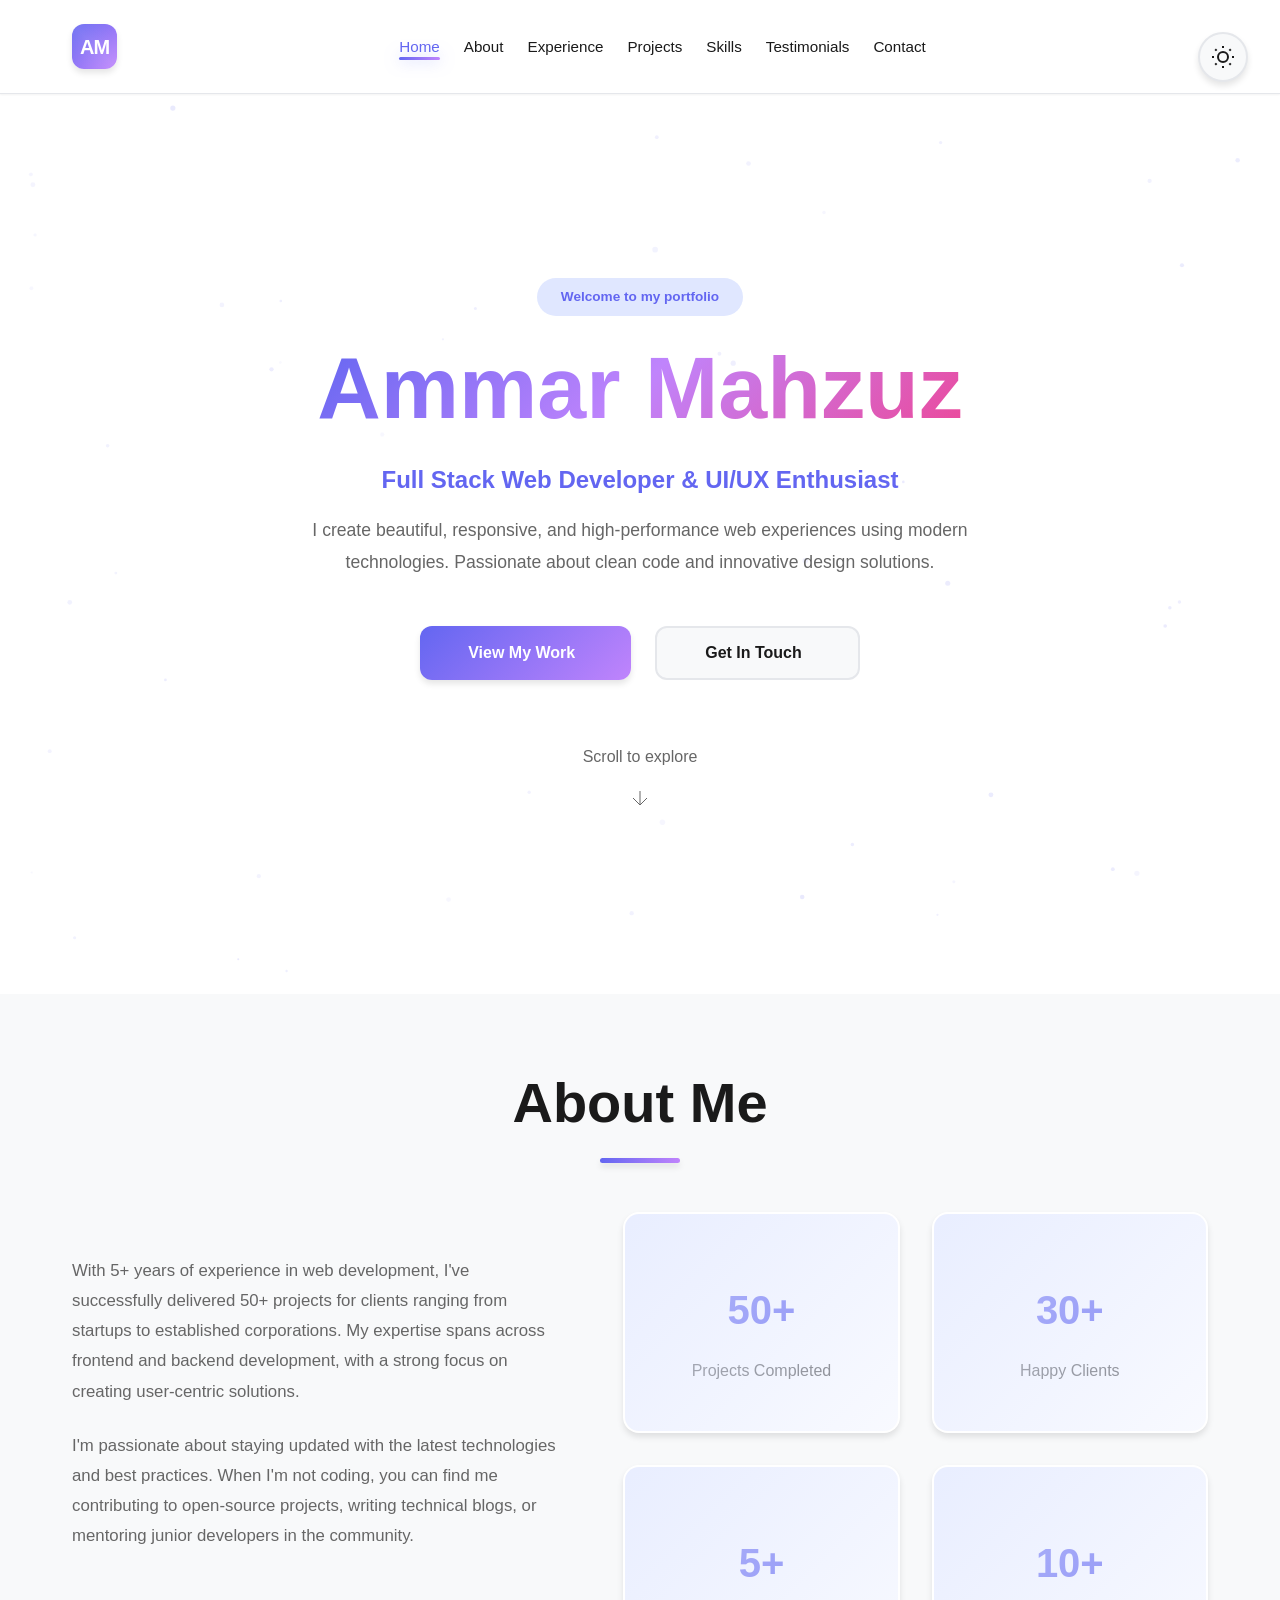
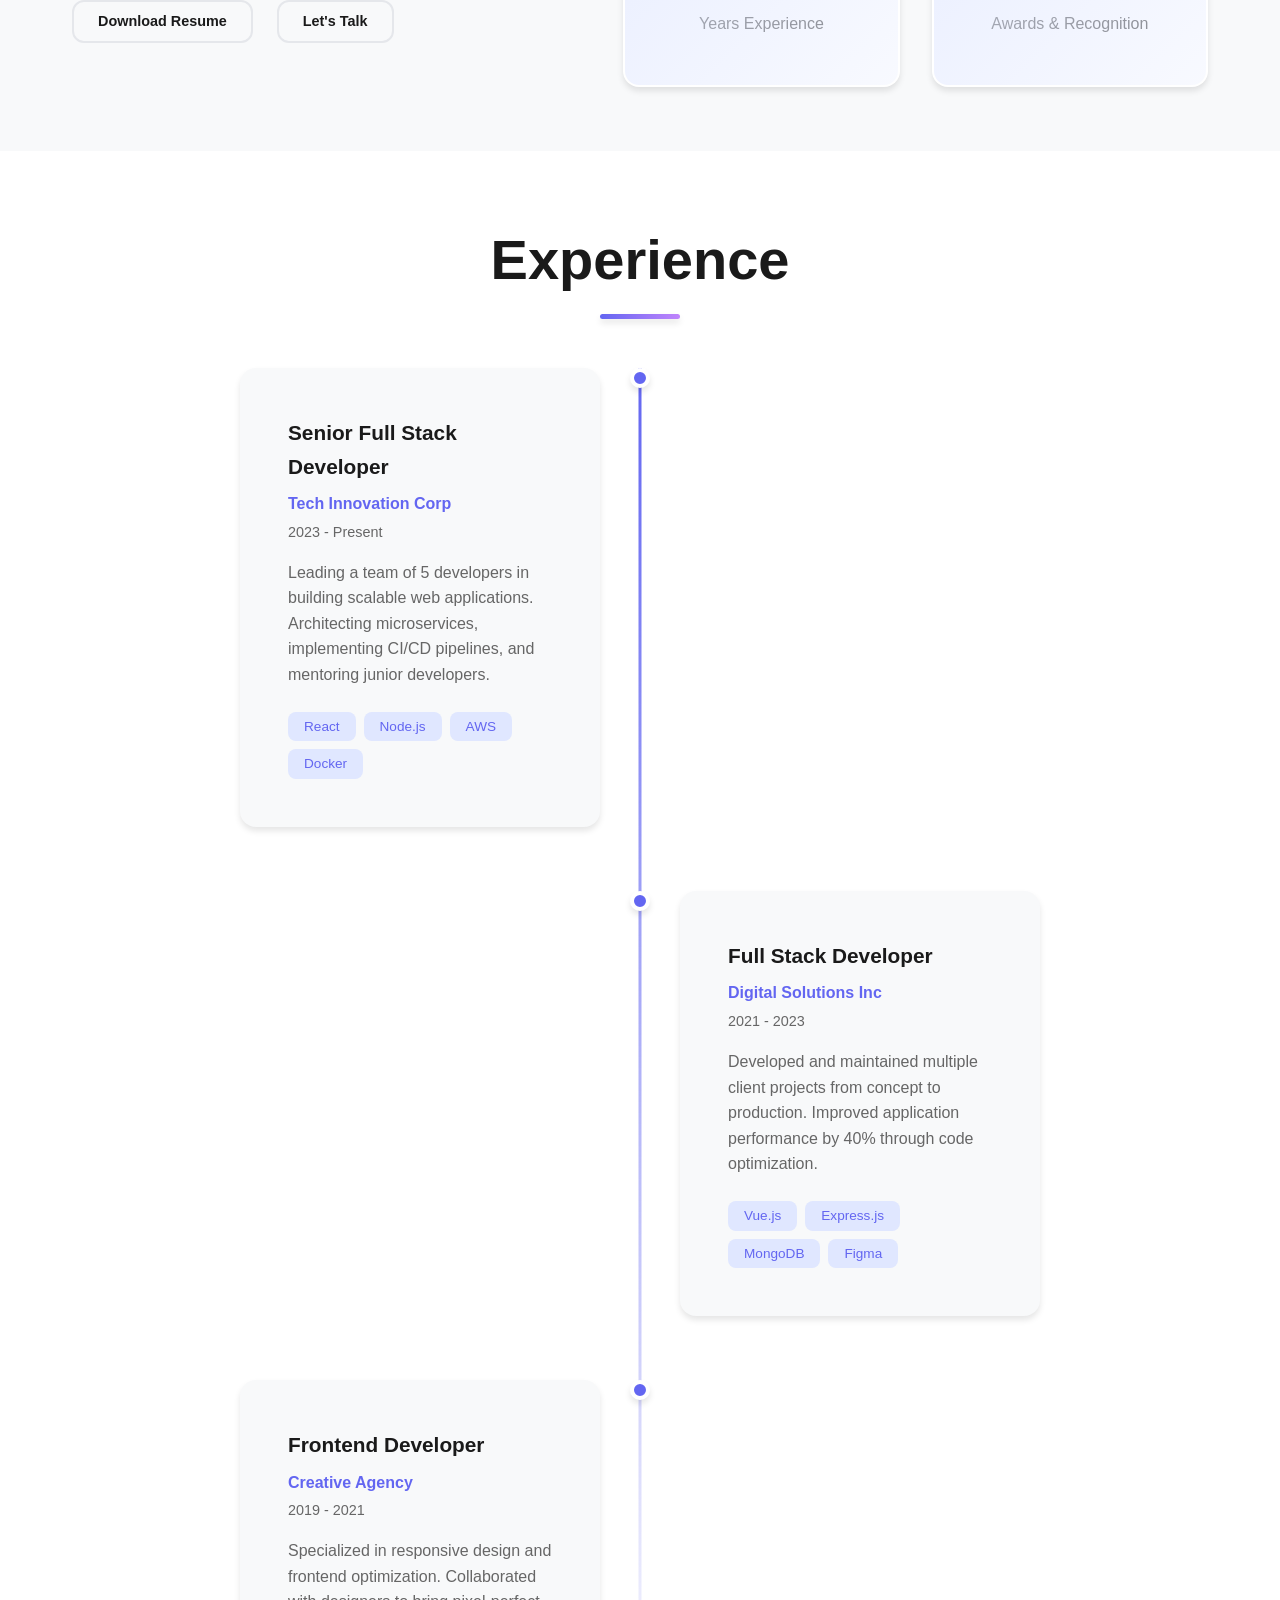
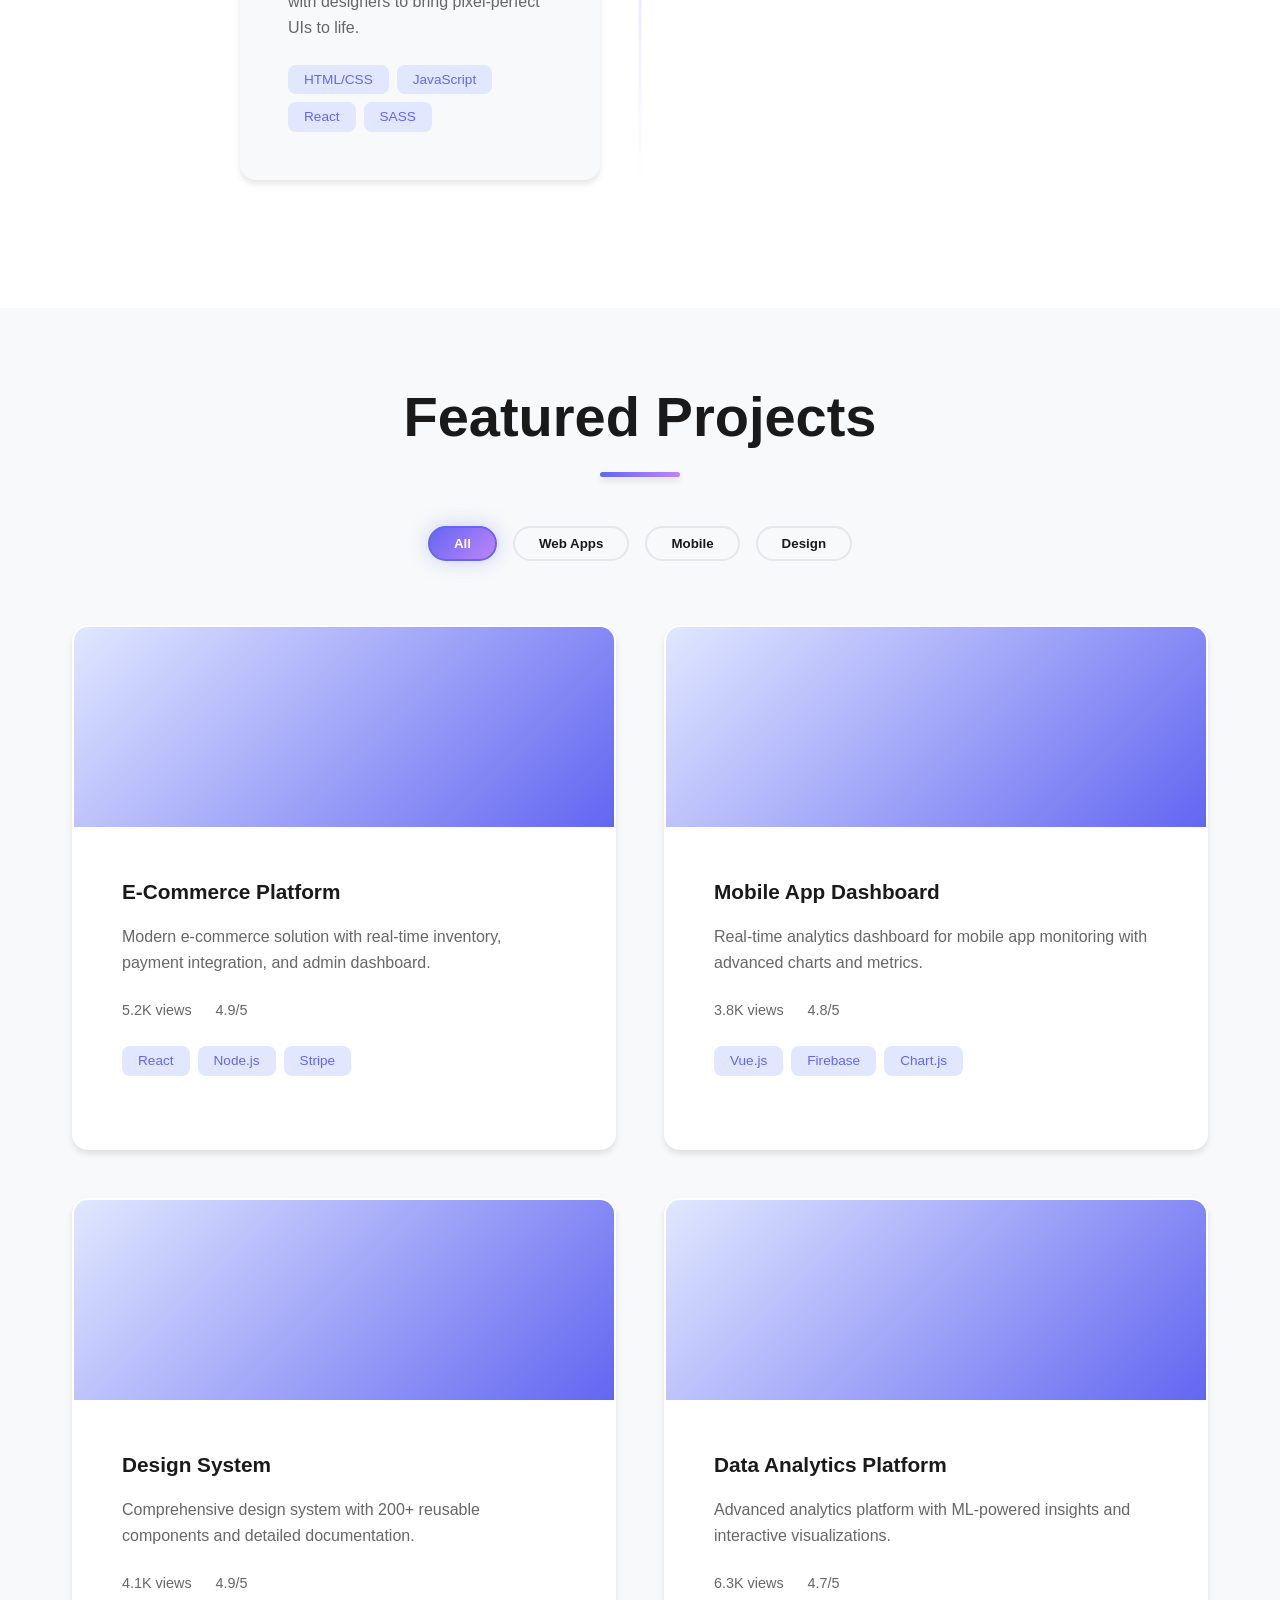
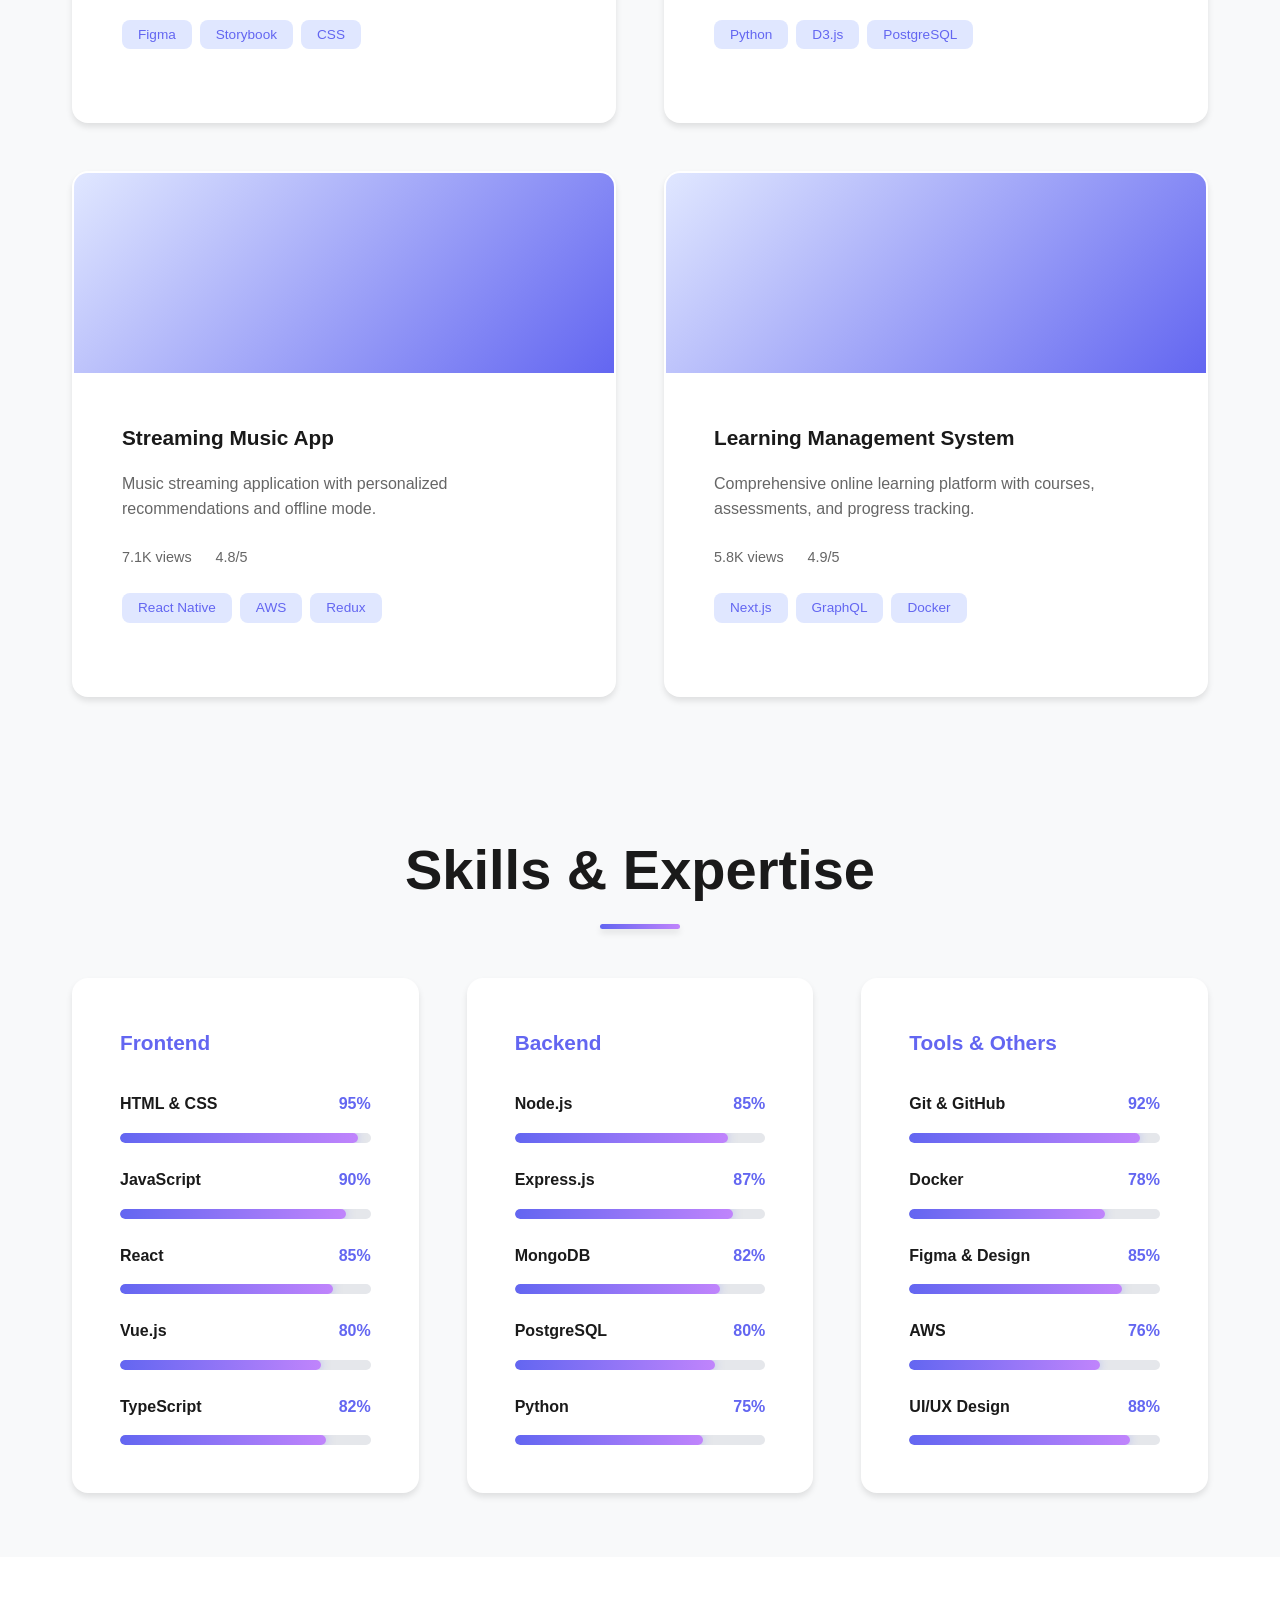
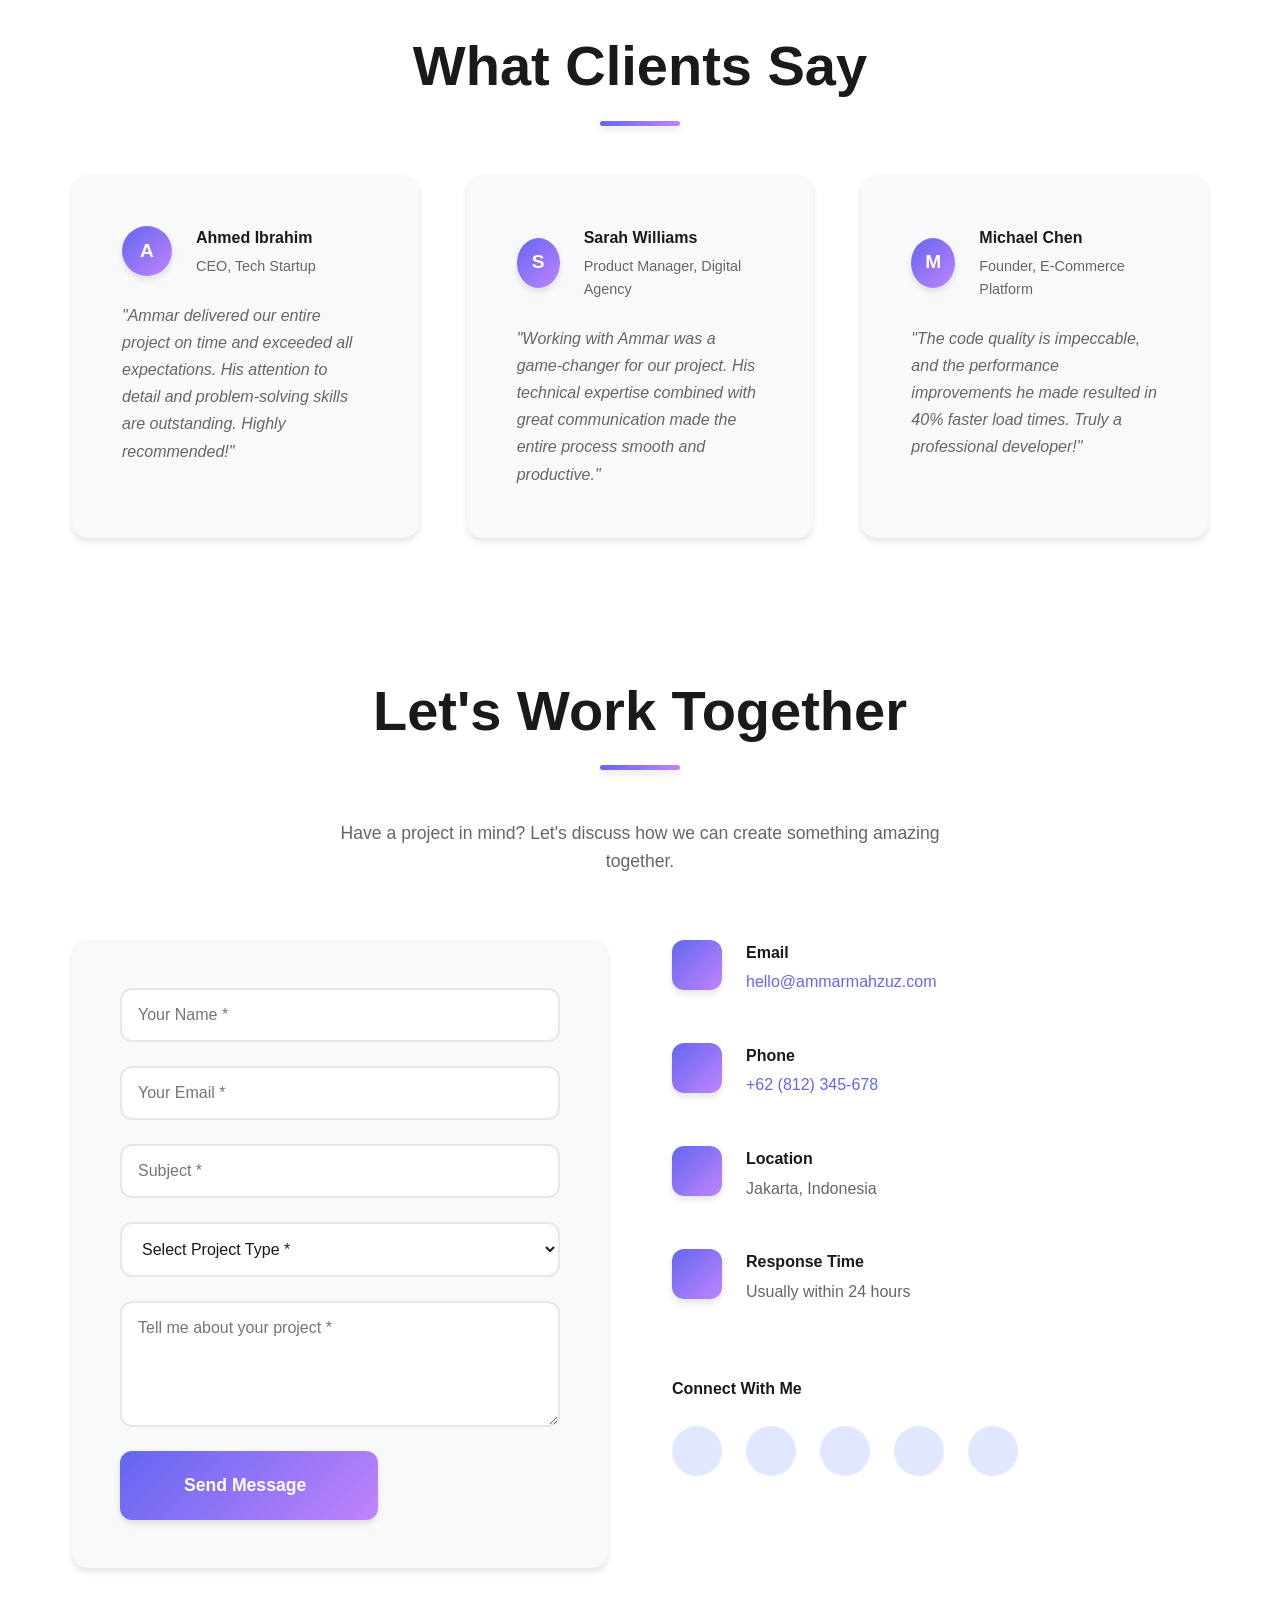
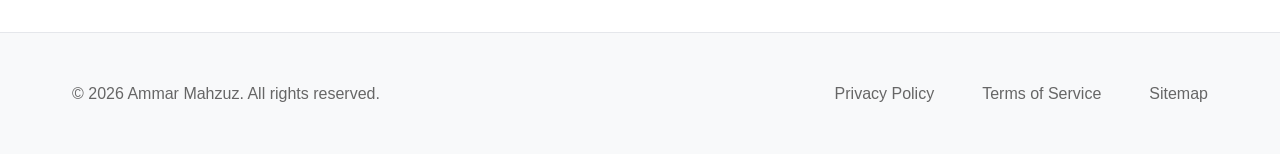
<file: index.html>
<!DOCTYPE html>
<html lang="id">
<head>
    <meta charset="UTF-8">
    <meta name="viewport" content="width=device-width, initial-scale=1.0">
    <title>Ammar Mahzuz - Full Stack Web Developer Portfolio</title>
    <link rel="stylesheet" href="styles.css">
    <link rel="icon" type="image/svg+xml" href="data:image/svg+xml,<svg xmlns='http://www.w3.org/2000/svg' viewBox='0 0 24 24' fill='%236366f1'><circle cx='12' cy='12' r='10'/></svg>">
</head>
<body>
    <!-- Loading Screen -->
    <div class="loading-screen" id="loadingScreen">
        <div class="loader">
            <div class="loader-circle"></div>
            <div class="loader-circle"></div>
            <div class="loader-circle"></div>
        </div>
        <p>Loading Portfolio...</p>
    </div>

    <!-- Cursor Custom -->
    <div class="cursor" id="cursor"></div>
    <div class="cursor-dot" id="cursorDot"></div>

    <!-- Theme Toggle -->
    <button class="theme-toggle" id="themeToggle" aria-label="Toggle dark mode" title="Toggle Dark/Light Mode">
        <svg class="sun-icon" viewBox="0 0 24 24" fill="none" stroke="currentColor" stroke-width="2">
            <circle cx="12" cy="12" r="5"></circle>
            <line x1="12" y1="1" x2="12" y2="3"></line>
            <line x1="12" y1="21" x2="12" y2="23"></line>
            <line x1="4.22" y1="4.22" x2="5.64" y2="5.64"></line>
            <line x1="18.36" y1="18.36" x2="19.78" y2="19.78"></line>
            <line x1="1" y1="12" x2="3" y2="12"></line>
            <line x1="21" y1="12" x2="23" y2="12"></line>
            <line x1="4.22" y1="19.78" x2="5.64" y2="18.36"></line>
            <line x1="18.36" y1="5.64" x2="19.78" y2="4.22"></line>
        </svg>
        <svg class="moon-icon" viewBox="0 0 24 24" fill="none" stroke="currentColor" stroke-width="2">
            <path d="M21 12.79A9 9 0 1 1 11.21 3 7 7 0 0 0 21 12.79z"></path>
        </svg>
    </button>

    <!-- Navigation -->
    <nav class="navbar" id="navbar">
        <div class="nav-container">
            <div class="logo">
                <span class="logo-text">AM</span>
            </div>
            <ul class="nav-menu" id="navMenu">
                <li><a href="#home" class="nav-link">Home</a></li>
                <li><a href="#about" class="nav-link">About</a></li>
                <li><a href="#experience" class="nav-link">Experience</a></li>
                <li><a href="#projects" class="nav-link">Projects</a></li>
                <li><a href="#skills" class="nav-link">Skills</a></li>
                <li><a href="#testimonials" class="nav-link">Testimonials</a></li>
                <li><a href="#contact" class="nav-link">Contact</a></li>
            </ul>
            <div class="hamburger" id="hamburger">
                <span></span>
                <span></span>
                <span></span>
            </div>
        </div>
    </nav>

    <!-- Hero Section with Canvas Background -->
    <section id="home" class="hero">
        <canvas id="heroCanvas" class="hero-canvas"></canvas>
        <div class="hero-content">
            <div class="hero-badge">
                <span>Welcome to my portfolio</span>
            </div>
            <h1 class="hero-title">
                <span class="text-gradient">Ammar Mahzuz</span>
            </h1>
            <p class="hero-subtitle">Full Stack Web Developer & UI/UX Enthusiast</p>
            <p class="hero-description">
                I create beautiful, responsive, and high-performance web experiences using modern technologies. 
                Passionate about clean code and innovative design solutions.
            </p>
            <div class="hero-buttons">
                <button class="btn btn-primary" onclick="document.getElementById('projects').scrollIntoView({behavior: 'smooth'})">
                    View My Work <i class="fas fa-arrow-right"></i>
                </button>
                <button class="btn btn-secondary" onclick="document.getElementById('contact').scrollIntoView({behavior: 'smooth'})">
                    Get In Touch <i class="fas fa-paper-plane"></i>
                </button>
            </div>
            <div class="scroll-indicator">
                <span>Scroll to explore</span>
                <svg class="scroll-icon" viewBox="0 0 24 24" fill="none" stroke="currentColor">
                    <path d="M12 5v14M5 12l7 7 7-7"></path>
                </svg>
            </div>
        </div>
    </section>

    <!-- About Section -->
    <section id="about" class="about">
        <div class="container">
            <h2 class="section-title">About Me</h2>
            <div class="about-content">
                <div class="about-text">
                    <p>
                        With 5+ years of experience in web development, I've successfully delivered 50+ projects 
                        for clients ranging from startups to established corporations. My expertise spans across 
                        frontend and backend development, with a strong focus on creating user-centric solutions.
                    </p>
                    <p>
                        I'm passionate about staying updated with the latest technologies and best practices. 
                        When I'm not coding, you can find me contributing to open-source projects, writing technical blogs, 
                        or mentoring junior developers in the community.
                    </p>
                    <div class="about-cta">
                        <a href="#" class="btn btn-secondary btn-small">Download Resume</a>
                        <a href="#contact" class="btn btn-secondary btn-small">Let's Talk</a>
                    </div>
                </div>
                <div class="about-stats">
                    <div class="stat-card stat-animated">
                        <div class="stat-icon">
                            <i class="fas fa-laptop-code"></i>
                        </div>
                        <h3>50+</h3>
                        <p>Projects Completed</p>
                    </div>
                    <div class="stat-card stat-animated">
                        <div class="stat-icon">
                            <i class="fas fa-users"></i>
                        </div>
                        <h3>30+</h3>
                        <p>Happy Clients</p>
                    </div>
                    <div class="stat-card stat-animated">
                        <div class="stat-icon">
                            <i class="fas fa-star"></i>
                        </div>
                        <h3>5+</h3>
                        <p>Years Experience</p>
                    </div>
                    <div class="stat-card stat-animated">
                        <div class="stat-icon">
                            <i class="fas fa-award"></i>
                        </div>
                        <h3>10+</h3>
                        <p>Awards & Recognition</p>
                    </div>
                </div>
            </div>
        </div>
    </section>

    <!-- Experience Section -->
    <section id="experience" class="experience">
        <div class="container">
            <h2 class="section-title">Experience</h2>
            <div class="experience-timeline">
                <div class="timeline-item">
                    <div class="timeline-dot"></div>
                    <div class="timeline-content">
                        <h3>Senior Full Stack Developer</h3>
                        <p class="company">Tech Innovation Corp</p>
                        <p class="duration"><i class="fas fa-calendar"></i> 2023 - Present</p>
                        <p class="description">
                            Leading a team of 5 developers in building scalable web applications. 
                            Architecting microservices, implementing CI/CD pipelines, and mentoring junior developers.
                        </p>
                        <div class="tech-stack">
                            <span>React</span>
                            <span>Node.js</span>
                            <span>AWS</span>
                            <span>Docker</span>
                        </div>
                    </div>
                </div>
                <div class="timeline-item">
                    <div class="timeline-dot"></div>
                    <div class="timeline-content">
                        <h3>Full Stack Developer</h3>
                        <p class="company">Digital Solutions Inc</p>
                        <p class="duration"><i class="fas fa-calendar"></i> 2021 - 2023</p>
                        <p class="description">
                            Developed and maintained multiple client projects from concept to production. 
                            Improved application performance by 40% through code optimization.
                        </p>
                        <div class="tech-stack">
                            <span>Vue.js</span>
                            <span>Express.js</span>
                            <span>MongoDB</span>
                            <span>Figma</span>
                        </div>
                    </div>
                </div>
                <div class="timeline-item">
                    <div class="timeline-dot"></div>
                    <div class="timeline-content">
                        <h3>Frontend Developer</h3>
                        <p class="company">Creative Agency</p>
                        <p class="duration"><i class="fas fa-calendar"></i> 2019 - 2021</p>
                        <p class="description">
                            Specialized in responsive design and frontend optimization. 
                            Collaborated with designers to bring pixel-perfect UIs to life.
                        </p>
                        <div class="tech-stack">
                            <span>HTML/CSS</span>
                            <span>JavaScript</span>
                            <span>React</span>
                            <span>SASS</span>
                        </div>
                    </div>
                </div>
            </div>
        </div>
    </section>

    <!-- Projects Section -->
    <section id="projects" class="projects">
        <div class="container">
            <h2 class="section-title">Featured Projects</h2>
            <div class="projects-filter">
                <button class="filter-btn active" data-filter="all">All</button>
                <button class="filter-btn" data-filter="web">Web Apps</button>
                <button class="filter-btn" data-filter="mobile">Mobile</button>
                <button class="filter-btn" data-filter="design">Design</button>
            </div>
            <div class="projects-grid" id="projectsGrid">
                <!-- Project Card 1 -->
                <div class="project-card" data-category="web">
                    <div class="project-image">
                        <div class="image-placeholder">
                            <i class="fas fa-shopping-cart"></i>
                        </div>
                        <div class="project-overlay">
                            <a href="#" class="project-view-btn">View Project</a>
                        </div>
                    </div>
                    <div class="project-content">
                        <h3>E-Commerce Platform</h3>
                        <p>Modern e-commerce solution with real-time inventory, payment integration, and admin dashboard.</p>
                        <div class="project-stats">
                            <span><i class="fas fa-eye"></i> 5.2K views</span>
                            <span><i class="fas fa-star"></i> 4.9/5</span>
                        </div>
                        <div class="project-tags">
                            <span class="tag">React</span>
                            <span class="tag">Node.js</span>
                            <span class="tag">Stripe</span>
                        </div>
                    </div>
                </div>

                <!-- Project Card 2 -->
                <div class="project-card" data-category="mobile">
                    <div class="project-image">
                        <div class="image-placeholder">
                            <i class="fas fa-mobile-alt"></i>
                        </div>
                        <div class="project-overlay">
                            <a href="#" class="project-view-btn">View Project</a>
                        </div>
                    </div>
                    <div class="project-content">
                        <h3>Mobile App Dashboard</h3>
                        <p>Real-time analytics dashboard for mobile app monitoring with advanced charts and metrics.</p>
                        <div class="project-stats">
                            <span><i class="fas fa-eye"></i> 3.8K views</span>
                            <span><i class="fas fa-star"></i> 4.8/5</span>
                        </div>
                        <div class="project-tags">
                            <span class="tag">Vue.js</span>
                            <span class="tag">Firebase</span>
                            <span class="tag">Chart.js</span>
                        </div>
                    </div>
                </div>

                <!-- Project Card 3 -->
                <div class="project-card" data-category="design">
                    <div class="project-image">
                        <div class="image-placeholder">
                            <i class="fas fa-palette"></i>
                        </div>
                        <div class="project-overlay">
                            <a href="#" class="project-view-btn">View Project</a>
                        </div>
                    </div>
                    <div class="project-content">
                        <h3>Design System</h3>
                        <p>Comprehensive design system with 200+ reusable components and detailed documentation.</p>
                        <div class="project-stats">
                            <span><i class="fas fa-eye"></i> 4.1K views</span>
                            <span><i class="fas fa-star"></i> 4.9/5</span>
                        </div>
                        <div class="project-tags">
                            <span class="tag">Figma</span>
                            <span class="tag">Storybook</span>
                            <span class="tag">CSS</span>
                        </div>
                    </div>
                </div>

                <!-- Project Card 4 -->
                <div class="project-card" data-category="web">
                    <div class="project-image">
                        <div class="image-placeholder">
                            <i class="fas fa-chart-bar"></i>
                        </div>
                        <div class="project-overlay">
                            <a href="#" class="project-view-btn">View Project</a>
                        </div>
                    </div>
                    <div class="project-content">
                        <h3>Data Analytics Platform</h3>
                        <p>Advanced analytics platform with ML-powered insights and interactive visualizations.</p>
                        <div class="project-stats">
                            <span><i class="fas fa-eye"></i> 6.3K views</span>
                            <span><i class="fas fa-star"></i> 4.7/5</span>
                        </div>
                        <div class="project-tags">
                            <span class="tag">Python</span>
                            <span class="tag">D3.js</span>
                            <span class="tag">PostgreSQL</span>
                        </div>
                    </div>
                </div>

                <!-- Project Card 5 -->
                <div class="project-card" data-category="mobile">
                    <div class="project-image">
                        <div class="image-placeholder">
                            <i class="fas fa-music"></i>
                        </div>
                        <div class="project-overlay">
                            <a href="#" class="project-view-btn">View Project</a>
                        </div>
                    </div>
                    <div class="project-content">
                        <h3>Streaming Music App</h3>
                        <p>Music streaming application with personalized recommendations and offline mode.</p>
                        <div class="project-stats">
                            <span><i class="fas fa-eye"></i> 7.1K views</span>
                            <span><i class="fas fa-star"></i> 4.8/5</span>
                        </div>
                        <div class="project-tags">
                            <span class="tag">React Native</span>
                            <span class="tag">AWS</span>
                            <span class="tag">Redux</span>
                        </div>
                    </div>
                </div>

                <!-- Project Card 6 -->
                <div class="project-card" data-category="design">
                    <div class="project-image">
                        <div class="image-placeholder">
                            <i class="fas fa-book"></i>
                        </div>
                        <div class="project-overlay">
                            <a href="#" class="project-view-btn">View Project</a>
                        </div>
                    </div>
                    <div class="project-content">
                        <h3>Learning Management System</h3>
                        <p>Comprehensive online learning platform with courses, assessments, and progress tracking.</p>
                        <div class="project-stats">
                            <span><i class="fas fa-eye"></i> 5.8K views</span>
                            <span><i class="fas fa-star"></i> 4.9/5</span>
                        </div>
                        <div class="project-tags">
                            <span class="tag">Next.js</span>
                            <span class="tag">GraphQL</span>
                            <span class="tag">Docker</span>
                        </div>
                    </div>
                </div>
            </div>
        </div>
    </section>

    <!-- Skills Section -->
    <section id="skills" class="skills">
        <div class="container">
            <h2 class="section-title">Skills & Expertise</h2>
            <div class="skills-container">
                <div class="skills-column">
                    <h3 class="skill-category-title">Frontend</h3>
                    <div class="skill-list">
                        <div class="skill-item">
                            <div class="skill-header">
                                <span class="skill-name">HTML & CSS</span>
                                <span class="skill-percent">95%</span>
                            </div>
                            <div class="skill-bar">
                                <div class="skill-progress" style="width: 95%;"></div>
                            </div>
                        </div>
                        <div class="skill-item">
                            <div class="skill-header">
                                <span class="skill-name">JavaScript</span>
                                <span class="skill-percent">90%</span>
                            </div>
                            <div class="skill-bar">
                                <div class="skill-progress" style="width: 90%;"></div>
                            </div>
                        </div>
                        <div class="skill-item">
                            <div class="skill-header">
                                <span class="skill-name">React</span>
                                <span class="skill-percent">85%</span>
                            </div>
                            <div class="skill-bar">
                                <div class="skill-progress" style="width: 85%;"></div>
                            </div>
                        </div>
                        <div class="skill-item">
                            <div class="skill-header">
                                <span class="skill-name">Vue.js</span>
                                <span class="skill-percent">80%</span>
                            </div>
                            <div class="skill-bar">
                                <div class="skill-progress" style="width: 80%;"></div>
                            </div>
                        </div>
                        <div class="skill-item">
                            <div class="skill-header">
                                <span class="skill-name">TypeScript</span>
                                <span class="skill-percent">82%</span>
                            </div>
                            <div class="skill-bar">
                                <div class="skill-progress" style="width: 82%;"></div>
                            </div>
                        </div>
                    </div>
                </div>

                <div class="skills-column">
                    <h3 class="skill-category-title">Backend</h3>
                    <div class="skill-list">
                        <div class="skill-item">
                            <div class="skill-header">
                                <span class="skill-name">Node.js</span>
                                <span class="skill-percent">85%</span>
                            </div>
                            <div class="skill-bar">
                                <div class="skill-progress" style="width: 85%;"></div>
                            </div>
                        </div>
                        <div class="skill-item">
                            <div class="skill-header">
                                <span class="skill-name">Express.js</span>
                                <span class="skill-percent">87%</span>
                            </div>
                            <div class="skill-bar">
                                <div class="skill-progress" style="width: 87%;"></div>
                            </div>
                        </div>
                        <div class="skill-item">
                            <div class="skill-header">
                                <span class="skill-name">MongoDB</span>
                                <span class="skill-percent">82%</span>
                            </div>
                            <div class="skill-bar">
                                <div class="skill-progress" style="width: 82%;"></div>
                            </div>
                        </div>
                        <div class="skill-item">
                            <div class="skill-header">
                                <span class="skill-name">PostgreSQL</span>
                                <span class="skill-percent">80%</span>
                            </div>
                            <div class="skill-bar">
                                <div class="skill-progress" style="width: 80%;"></div>
                            </div>
                        </div>
                        <div class="skill-item">
                            <div class="skill-header">
                                <span class="skill-name">Python</span>
                                <span class="skill-percent">75%</span>
                            </div>
                            <div class="skill-bar">
                                <div class="skill-progress" style="width: 75%;"></div>
                            </div>
                        </div>
                    </div>
                </div>

                <div class="skills-column">
                    <h3 class="skill-category-title">Tools & Others</h3>
                    <div class="skill-list">
                        <div class="skill-item">
                            <div class="skill-header">
                                <span class="skill-name">Git & GitHub</span>
                                <span class="skill-percent">92%</span>
                            </div>
                            <div class="skill-bar">
                                <div class="skill-progress" style="width: 92%;"></div>
                            </div>
                        </div>
                        <div class="skill-item">
                            <div class="skill-header">
                                <span class="skill-name">Docker</span>
                                <span class="skill-percent">78%</span>
                            </div>
                            <div class="skill-bar">
                                <div class="skill-progress" style="width: 78%;"></div>
                            </div>
                        </div>
                        <div class="skill-item">
                            <div class="skill-header">
                                <span class="skill-name">Figma & Design</span>
                                <span class="skill-percent">85%</span>
                            </div>
                            <div class="skill-bar">
                                <div class="skill-progress" style="width: 85%;"></div>
                            </div>
                        </div>
                        <div class="skill-item">
                            <div class="skill-header">
                                <span class="skill-name">AWS</span>
                                <span class="skill-percent">76%</span>
                            </div>
                            <div class="skill-bar">
                                <div class="skill-progress" style="width: 76%;"></div>
                            </div>
                        </div>
                        <div class="skill-item">
                            <div class="skill-header">
                                <span class="skill-name">UI/UX Design</span>
                                <span class="skill-percent">88%</span>
                            </div>
                            <div class="skill-bar">
                                <div class="skill-progress" style="width: 88%;"></div>
                            </div>
                        </div>
                    </div>
                </div>
            </div>
        </div>
    </section>

    <!-- Testimonials Section -->
    <section id="testimonials" class="testimonials">
        <div class="container">
            <h2 class="section-title">What Clients Say</h2>
            <div class="testimonials-grid">
                <div class="testimonial-card">
                    <div class="testimonial-header">
                        <div class="client-avatar">A</div>
                        <div class="client-info">
                            <h4>Ahmed Ibrahim</h4>
                            <p>CEO, Tech Startup</p>
                        </div>
                    </div>
                    <div class="star-rating">
                        <i class="fas fa-star"></i>
                        <i class="fas fa-star"></i>
                        <i class="fas fa-star"></i>
                        <i class="fas fa-star"></i>
                        <i class="fas fa-star"></i>
                    </div>
                    <p class="testimonial-text">
                        "Ammar delivered our entire project on time and exceeded all expectations. 
                        His attention to detail and problem-solving skills are outstanding. Highly recommended!"
                    </p>
                </div>

                <div class="testimonial-card">
                    <div class="testimonial-header">
                        <div class="client-avatar">S</div>
                        <div class="client-info">
                            <h4>Sarah Williams</h4>
                            <p>Product Manager, Digital Agency</p>
                        </div>
                    </div>
                    <div class="star-rating">
                        <i class="fas fa-star"></i>
                        <i class="fas fa-star"></i>
                        <i class="fas fa-star"></i>
                        <i class="fas fa-star"></i>
                        <i class="fas fa-star"></i>
                    </div>
                    <p class="testimonial-text">
                        "Working with Ammar was a game-changer for our project. His technical expertise 
                        combined with great communication made the entire process smooth and productive."
                    </p>
                </div>

                <div class="testimonial-card">
                    <div class="testimonial-header">
                        <div class="client-avatar">M</div>
                        <div class="client-info">
                            <h4>Michael Chen</h4>
                            <p>Founder, E-Commerce Platform</p>
                        </div>
                    </div>
                    <div class="star-rating">
                        <i class="fas fa-star"></i>
                        <i class="fas fa-star"></i>
                        <i class="fas fa-star"></i>
                        <i class="fas fa-star"></i>
                        <i class="fas fa-star"></i>
                    </div>
                    <p class="testimonial-text">
                        "The code quality is impeccable, and the performance improvements he made 
                        resulted in 40% faster load times. Truly a professional developer!"
                    </p>
                </div>
            </div>
        </div>
    </section>

    <!-- Contact Section -->
    <section id="contact" class="contact">
        <div class="container">
            <h2 class="section-title">Let's Work Together</h2>
            <p class="contact-subtitle">Have a project in mind? Let's discuss how we can create something amazing together.</p>
            
            <div class="contact-content">
                <form class="contact-form" id="contactForm">
                    <div class="form-group">
                        <input type="text" placeholder="Your Name *" id="name" required>
                        <span class="form-error" id="nameError"></span>
                    </div>
                    <div class="form-group">
                        <input type="email" placeholder="Your Email *" id="email" required>
                        <span class="form-error" id="emailError"></span>
                    </div>
                    <div class="form-group">
                        <input type="text" placeholder="Subject *" id="subject" required>
                        <span class="form-error" id="subjectError"></span>
                    </div>
                    <div class="form-group">
                        <select id="projectType" required>
                            <option value="">Select Project Type *</option>
                            <option value="web">Web Application</option>
                            <option value="mobile">Mobile App</option>
                            <option value="design">Design System</option>
                            <option value="other">Other</option>
                        </select>
                        <span class="form-error" id="projectTypeError"></span>
                    </div>
                    <div class="form-group">
                        <textarea placeholder="Tell me about your project *" id="message" rows="5" required></textarea>
                        <span class="form-error" id="messageError"></span>
                    </div>
                    <button type="submit" class="btn btn-primary btn-large">
                        Send Message <i class="fas fa-paper-plane"></i>
                    </button>
                </form>

                <div class="contact-info">
                    <div class="contact-item">
                        <div class="contact-icon">
                            <i class="fas fa-envelope"></i>
                        </div>
                        <div>
                            <h4>Email</h4>
                            <a href="mailto:hello@ammarmahzuz.com">hello@ammarmahzuz.com</a>
                        </div>
                    </div>
                    <div class="contact-item">
                        <div class="contact-icon">
                            <i class="fas fa-phone"></i>
                        </div>
                        <div>
                            <h4>Phone</h4>
                            <a href="tel:+62812345678">+62 (812) 345-678</a>
                        </div>
                    </div>
                    <div class="contact-item">
                        <div class="contact-icon">
                            <i class="fas fa-map-marker-alt"></i>
                        </div>
                        <div>
                            <h4>Location</h4>
                            <p>Jakarta, Indonesia</p>
                        </div>
                    </div>
                    <div class="contact-item">
                        <div class="contact-icon">
                            <i class="fas fa-clock"></i>
                        </div>
                        <div>
                            <h4>Response Time</h4>
                            <p>Usually within 24 hours</p>
                        </div>
                    </div>
                    <div class="social-section">
                        <h4>Connect With Me</h4>
                        <div class="social-links">
                            <a href="#" class="social-link" aria-label="GitHub" title="GitHub">
                                <i class="fab fa-github"></i>
                            </a>
                            <a href="#" class="social-link" aria-label="LinkedIn" title="LinkedIn">
                                <i class="fab fa-linkedin"></i>
                            </a>
                            <a href="#" class="social-link" aria-label="Twitter" title="Twitter">
                                <i class="fab fa-twitter"></i>
                            </a>
                            <a href="#" class="social-link" aria-label="Instagram" title="Instagram">
                                <i class="fab fa-instagram"></i>
                            </a>
                            <a href="#" class="social-link" aria-label="Codepen" title="Codepen">
                                <i class="fab fa-codepen"></i>
                            </a>
                        </div>
                    </div>
                </div>
            </div>
        </div>
    </section>

    <!-- Footer -->
    <footer class="footer">
        <div class="container">
            <div class="footer-content">
                <p>&copy; 2026 Ammar Mahzuz. All rights reserved.</p>
                <div class="footer-links">
                    <a href="#">Privacy Policy</a>
                    <a href="#">Terms of Service</a>
                    <a href="#">Sitemap</a>
                </div>
            </div>
        </div>
    </footer>

    <!-- Back to Top Button -->
    <button class="back-to-top" id="backToTop" aria-label="Back to top">
        <i class="fas fa-arrow-up"></i>
    </button>

    <script src="script.js"></script>
</body>
</html>
</file>
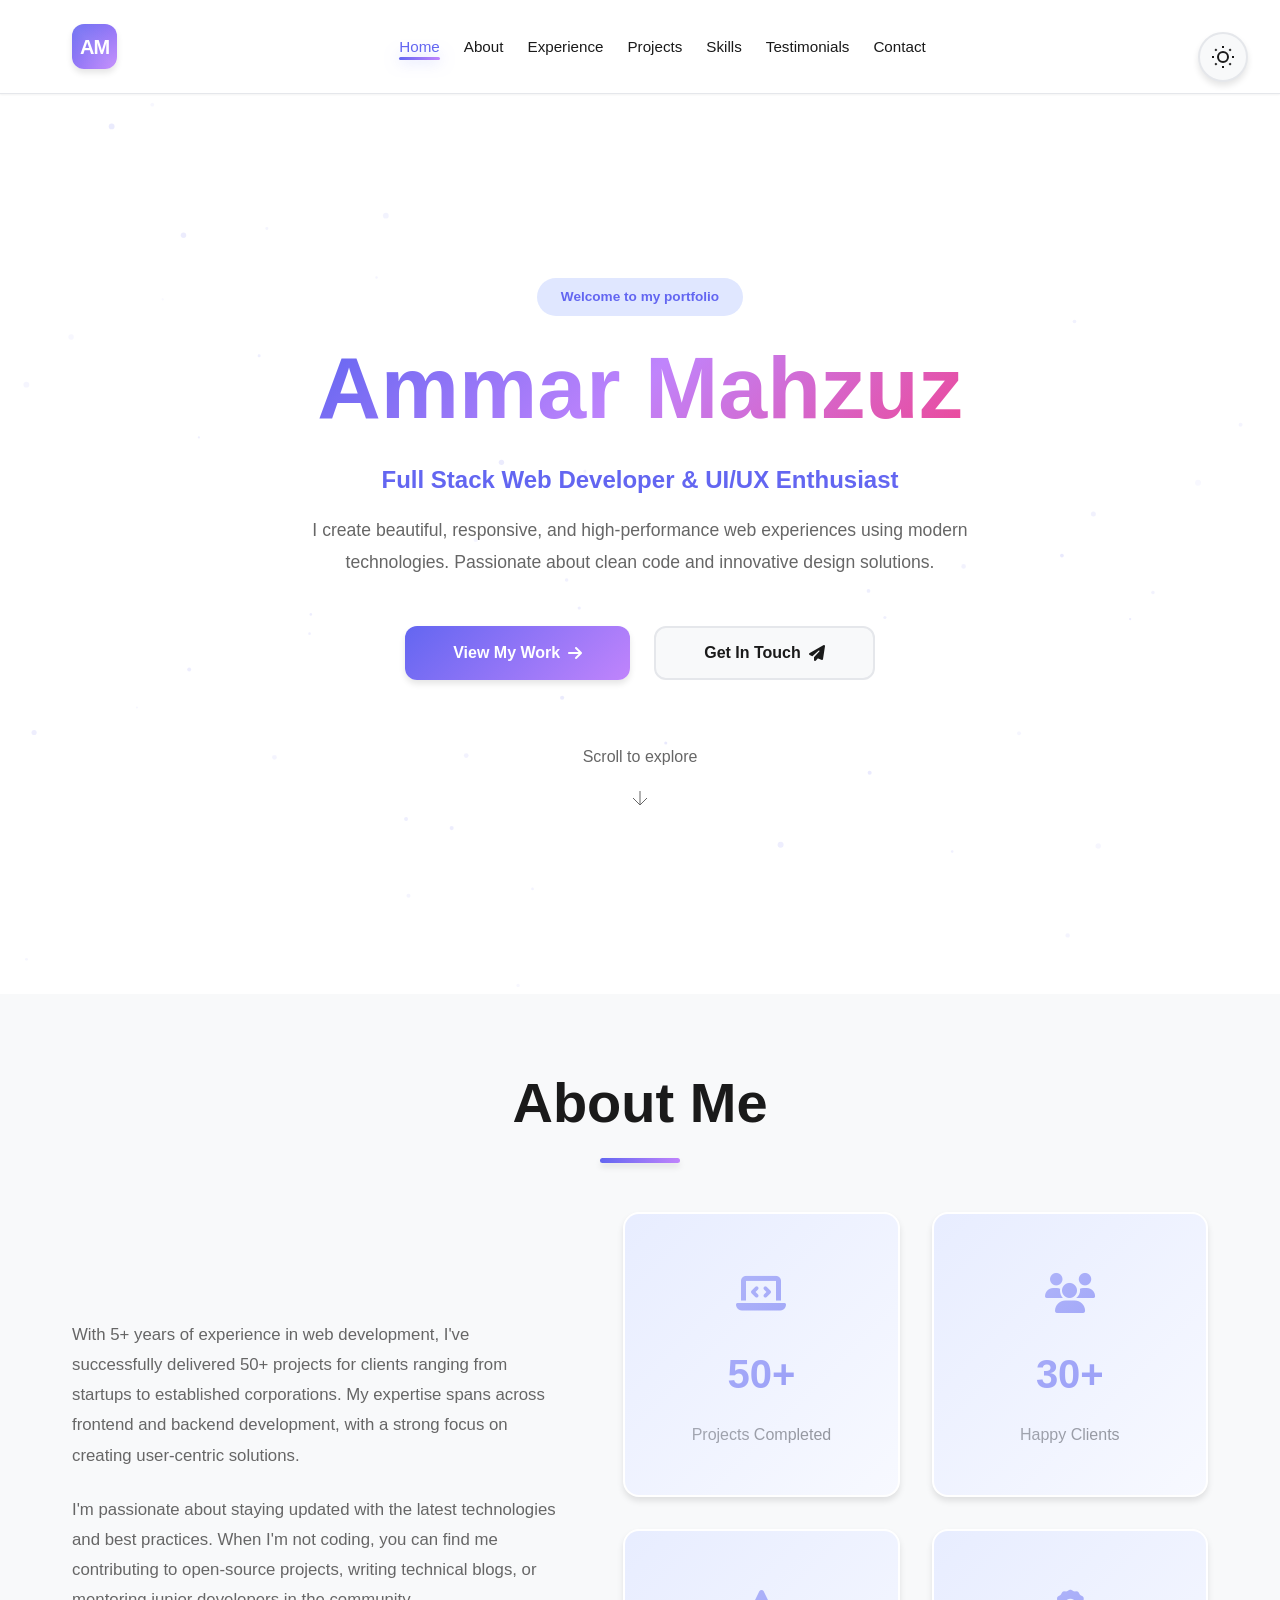
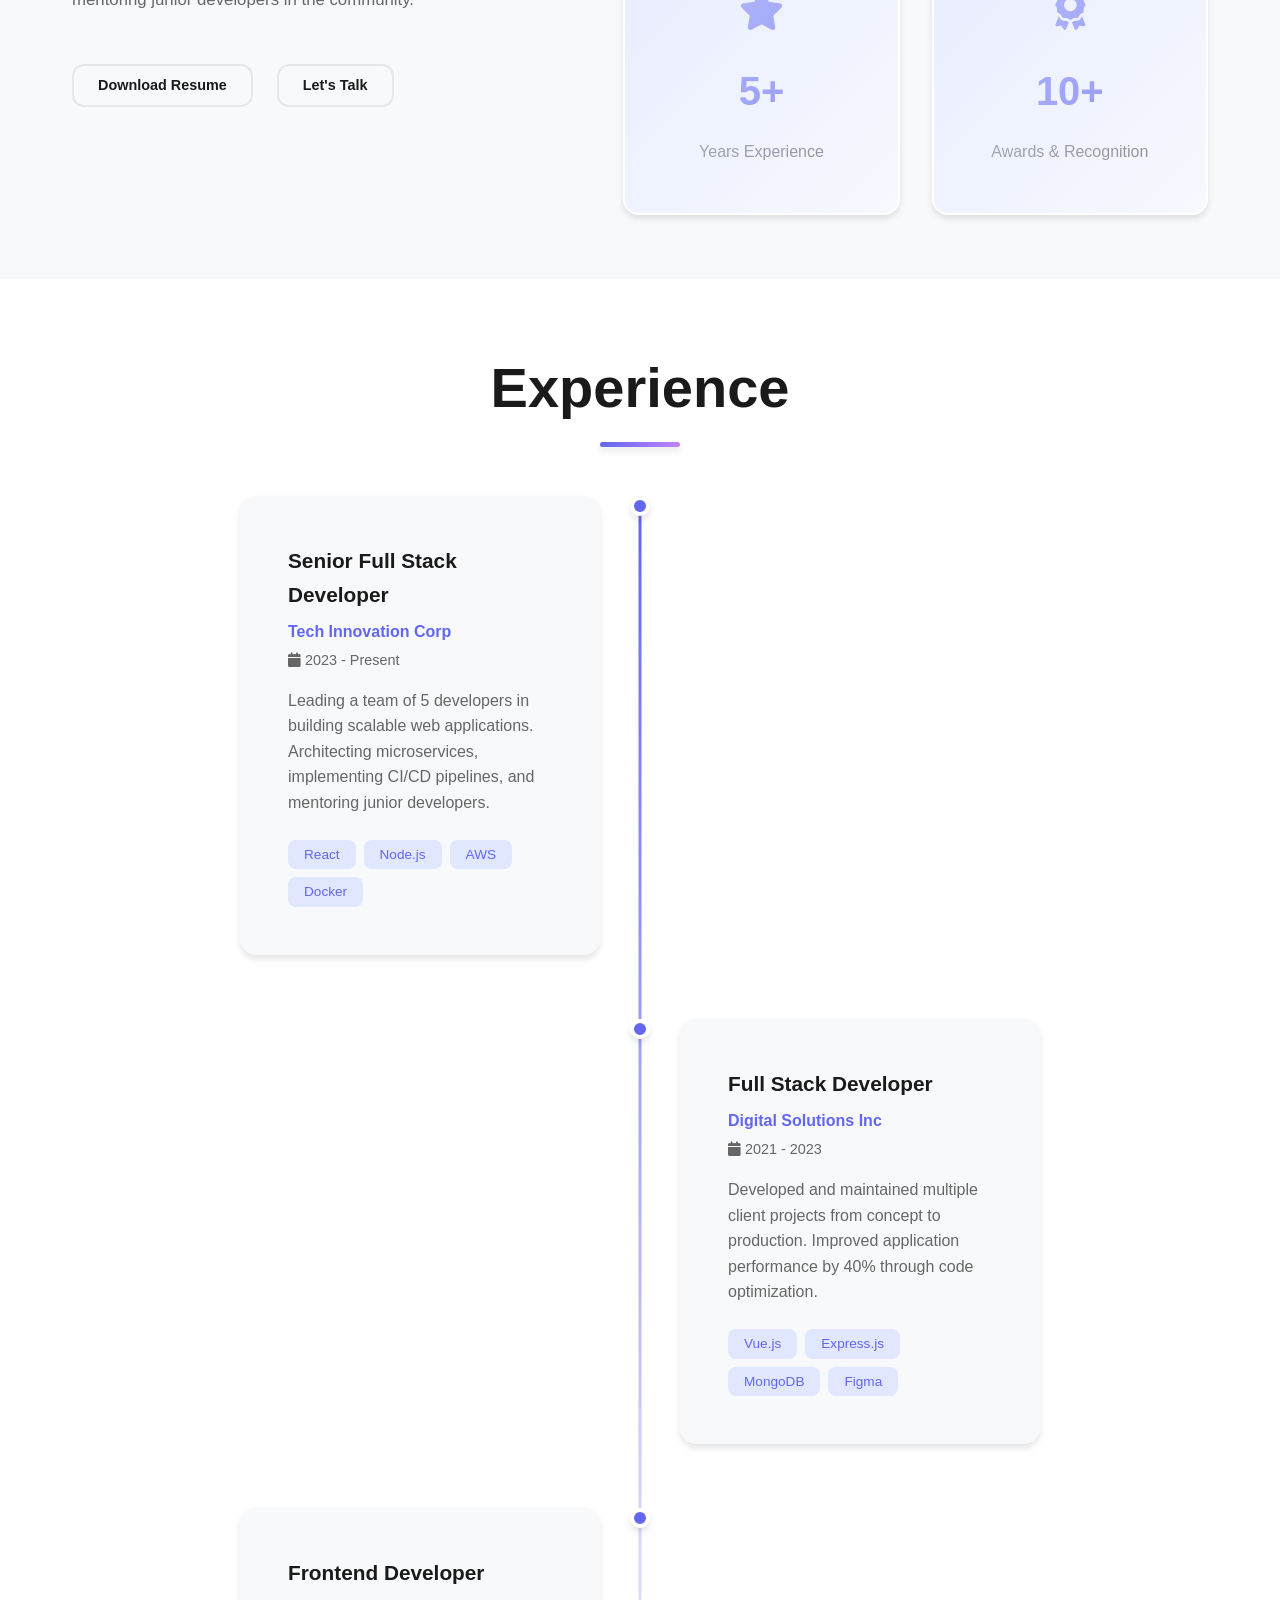
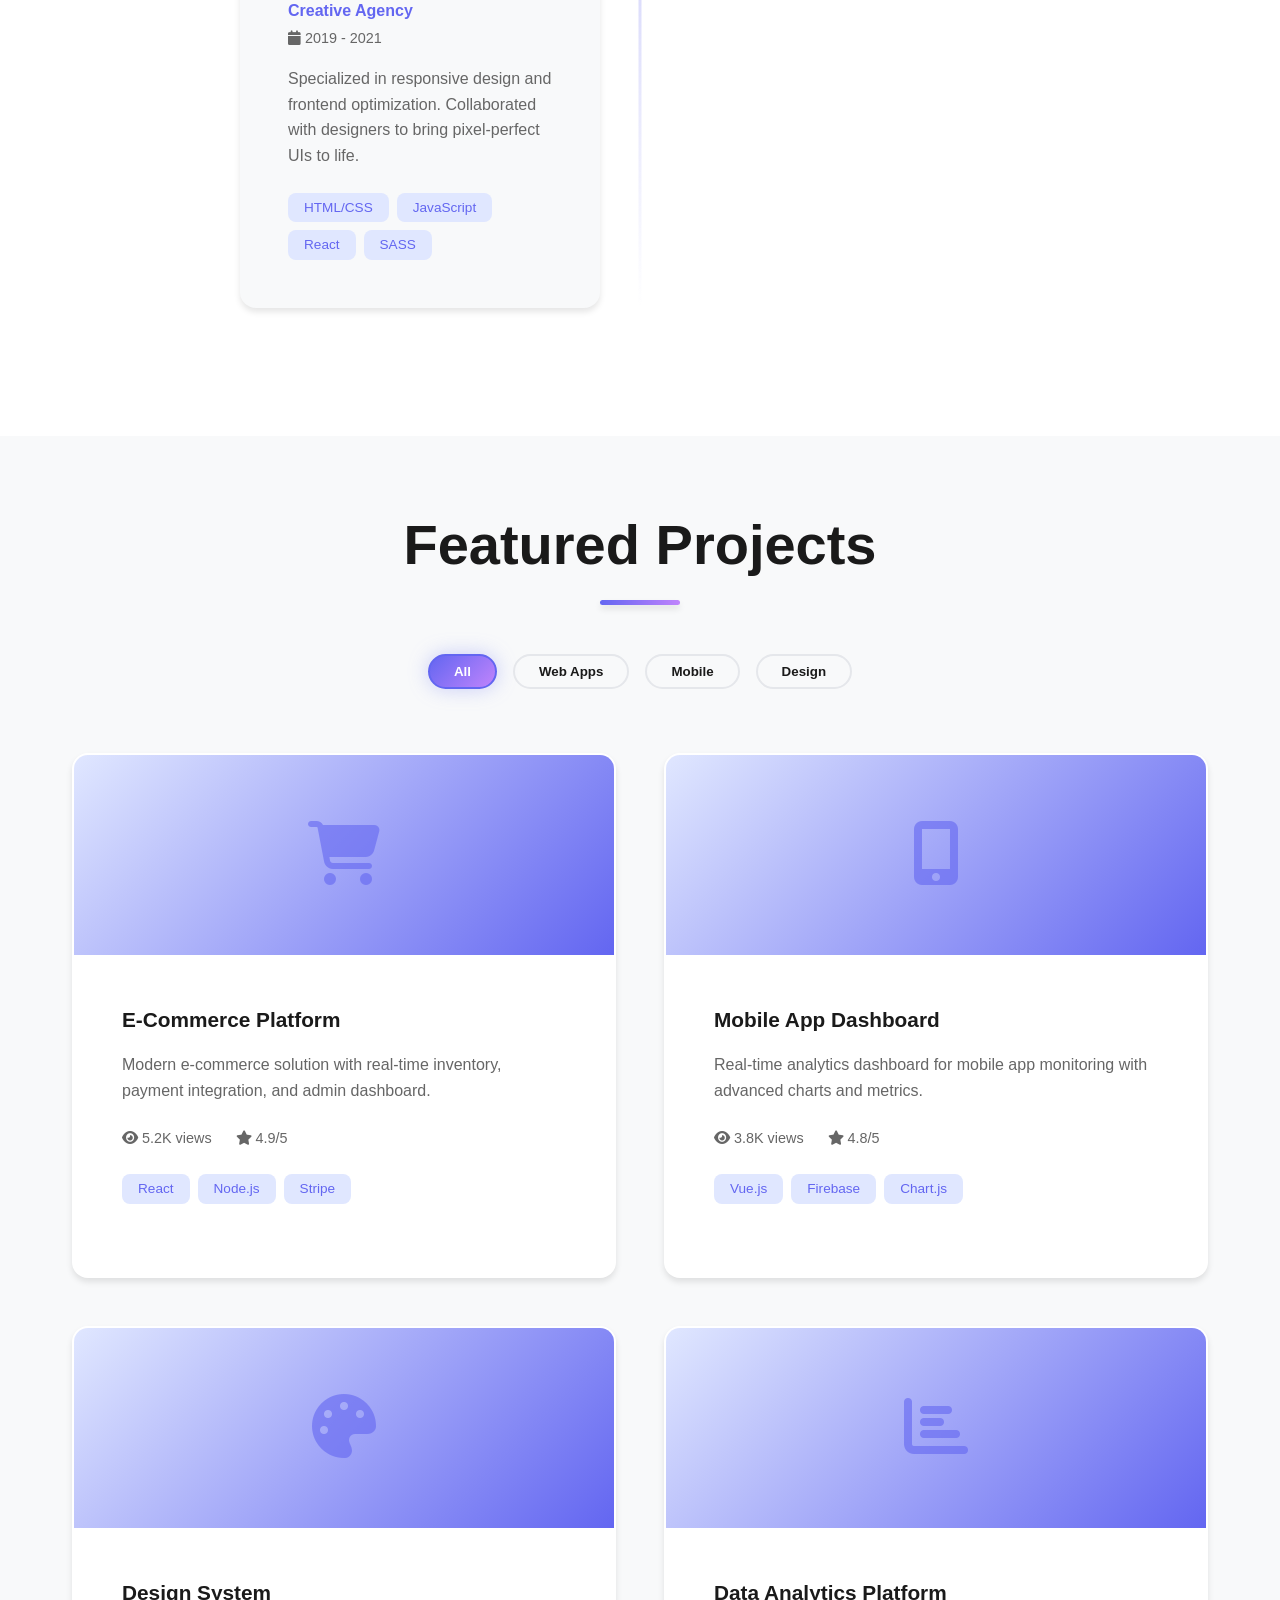
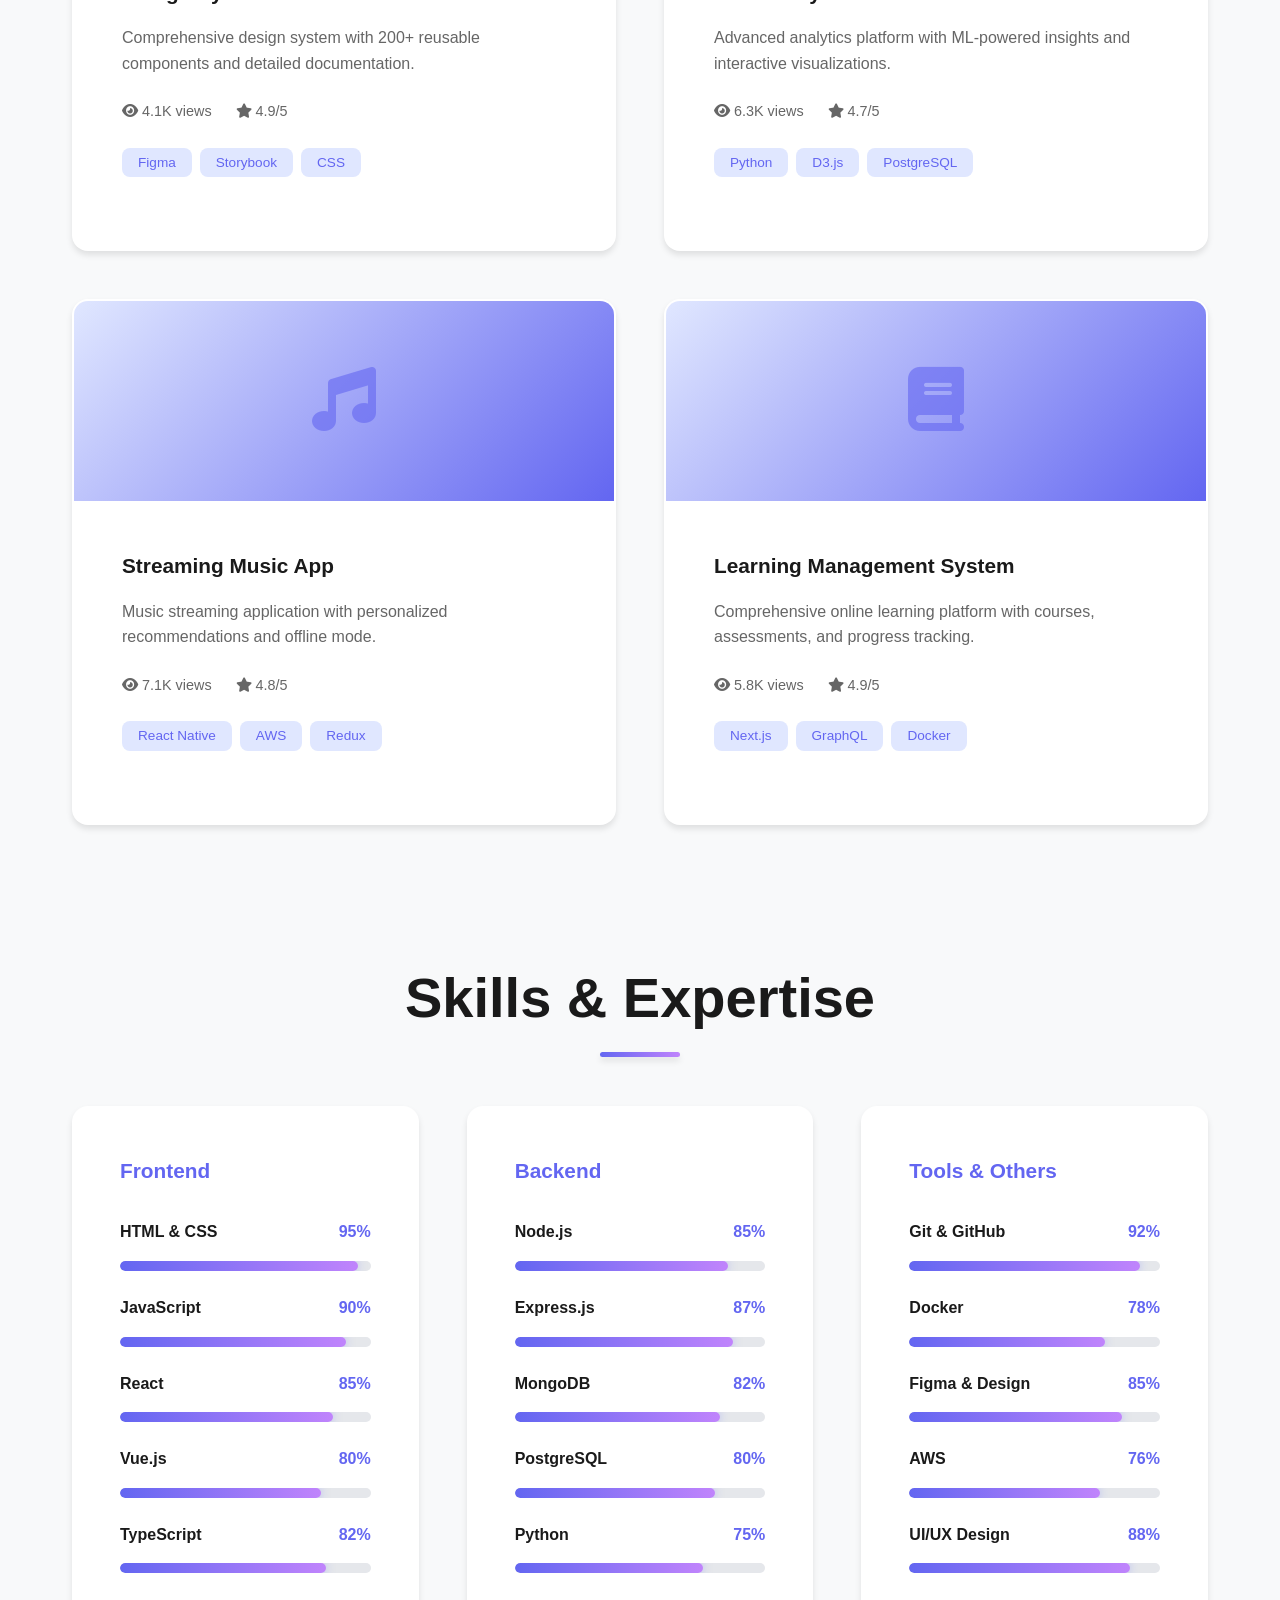
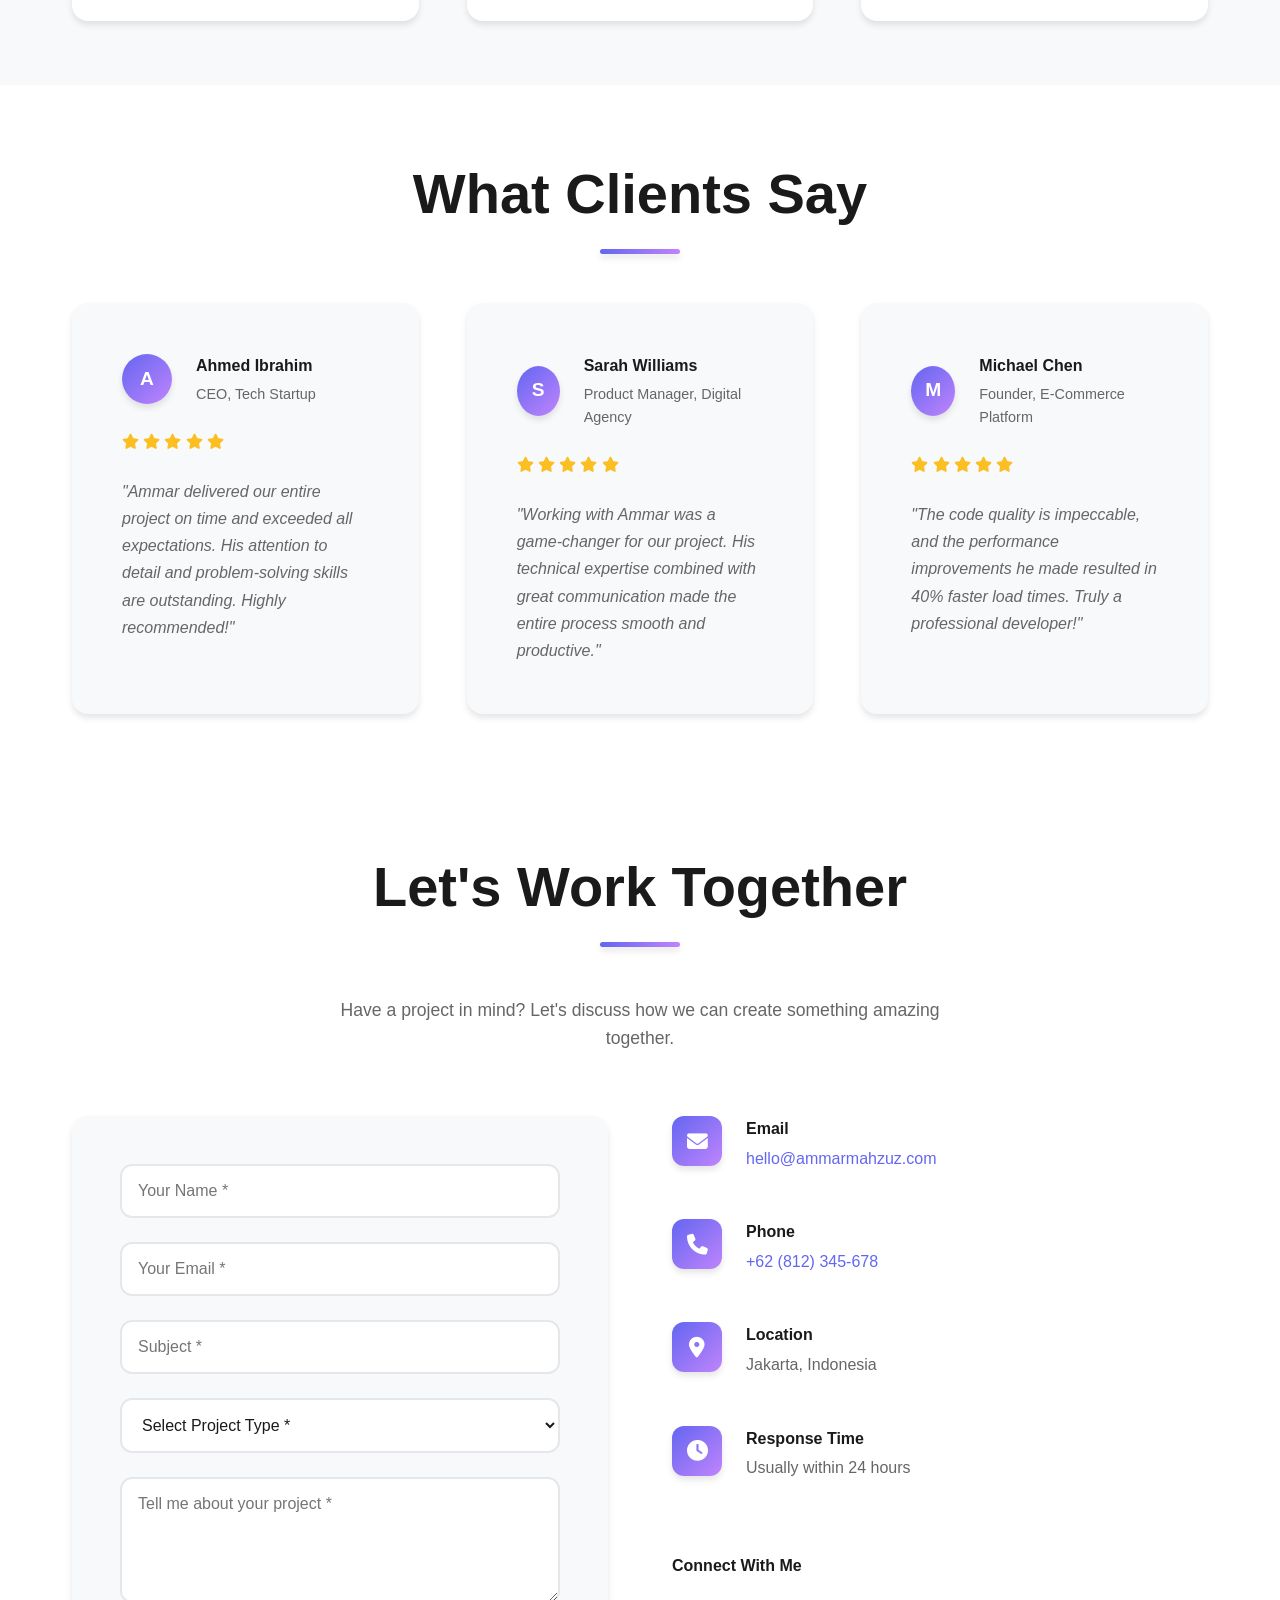
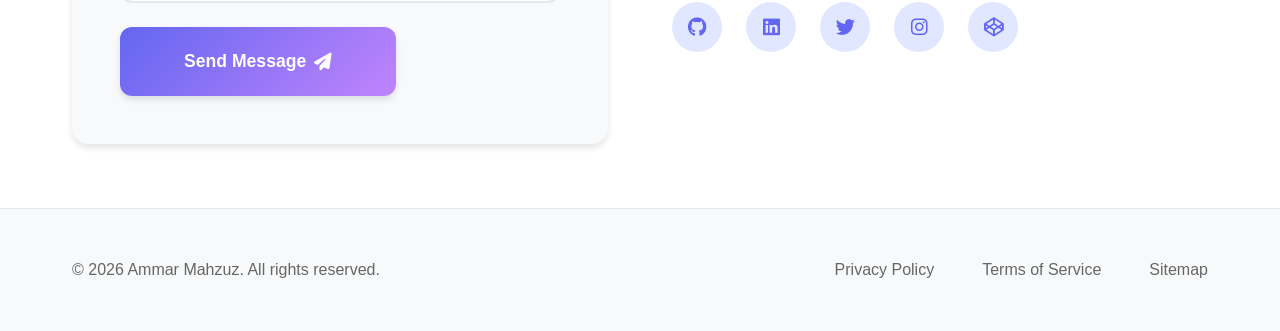
<file: index_Version2.html>
<!DOCTYPE html>
<html lang="id">
<head>
    <meta charset="UTF-8">
    <meta name="viewport" content="width=device-width, initial-scale=1.0">
    <title>Ammar Mahzuz - Full Stack Web Developer Portfolio</title>
    <link rel="stylesheet" href="styles.css">
    <link rel="stylesheet" href="https://cdnjs.cloudflare.com/ajax/libs/font-awesome/6.4.0/css/all.min.css">
    <link rel="icon" type="image/svg+xml" href="data:image/svg+xml,<svg xmlns='http://www.w3.org/2000/svg' viewBox='0 0 24 24' fill='%236366f1'><circle cx='12' cy='12' r='10'/></svg>">
</head>
<body>
    <!-- Loading Screen -->
    <div class="loading-screen" id="loadingScreen">
        <div class="loader">
            <div class="loader-circle"></div>
            <div class="loader-circle"></div>
            <div class="loader-circle"></div>
        </div>
        <p>Loading Portfolio...</p>
    </div>

    <!-- Cursor Custom -->
    <div class="cursor" id="cursor"></div>
    <div class="cursor-dot" id="cursorDot"></div>

    <!-- Theme Toggle -->
    <button class="theme-toggle" id="themeToggle" aria-label="Toggle dark mode" title="Toggle Dark/Light Mode">
        <svg class="sun-icon" viewBox="0 0 24 24" fill="none" stroke="currentColor" stroke-width="2">
            <circle cx="12" cy="12" r="5"></circle>
            <line x1="12" y1="1" x2="12" y2="3"></line>
            <line x1="12" y1="21" x2="12" y2="23"></line>
            <line x1="4.22" y1="4.22" x2="5.64" y2="5.64"></line>
            <line x1="18.36" y1="18.36" x2="19.78" y2="19.78"></line>
            <line x1="1" y1="12" x2="3" y2="12"></line>
            <line x1="21" y1="12" x2="23" y2="12"></line>
            <line x1="4.22" y1="19.78" x2="5.64" y2="18.36"></line>
            <line x1="18.36" y1="5.64" x2="19.78" y2="4.22"></line>
        </svg>
        <svg class="moon-icon" viewBox="0 0 24 24" fill="none" stroke="currentColor" stroke-width="2">
            <path d="M21 12.79A9 9 0 1 1 11.21 3 7 7 0 0 0 21 12.79z"></path>
        </svg>
    </button>

    <!-- Navigation -->
    <nav class="navbar" id="navbar">
        <div class="nav-container">
            <div class="logo">
                <span class="logo-text">AM</span>
            </div>
            <ul class="nav-menu" id="navMenu">
                <li><a href="#home" class="nav-link">Home</a></li>
                <li><a href="#about" class="nav-link">About</a></li>
                <li><a href="#experience" class="nav-link">Experience</a></li>
                <li><a href="#projects" class="nav-link">Projects</a></li>
                <li><a href="#skills" class="nav-link">Skills</a></li>
                <li><a href="#testimonials" class="nav-link">Testimonials</a></li>
                <li><a href="#contact" class="nav-link">Contact</a></li>
            </ul>
            <div class="hamburger" id="hamburger">
                <span></span>
                <span></span>
                <span></span>
            </div>
        </div>
    </nav>

    <!-- Hero Section with Canvas Background -->
    <section id="home" class="hero">
        <canvas id="heroCanvas" class="hero-canvas"></canvas>
        <div class="hero-content">
            <div class="hero-badge">
                <span>Welcome to my portfolio</span>
            </div>
            <h1 class="hero-title">
                <span class="text-gradient">Ammar Mahzuz</span>
            </h1>
            <p class="hero-subtitle">Full Stack Web Developer & UI/UX Enthusiast</p>
            <p class="hero-description">
                I create beautiful, responsive, and high-performance web experiences using modern technologies. 
                Passionate about clean code and innovative design solutions.
            </p>
            <div class="hero-buttons">
                <button class="btn btn-primary" onclick="document.getElementById('projects').scrollIntoView({behavior: 'smooth'})">
                    View My Work <i class="fas fa-arrow-right"></i>
                </button>
                <button class="btn btn-secondary" onclick="document.getElementById('contact').scrollIntoView({behavior: 'smooth'})">
                    Get In Touch <i class="fas fa-paper-plane"></i>
                </button>
            </div>
            <div class="scroll-indicator">
                <span>Scroll to explore</span>
                <svg class="scroll-icon" viewBox="0 0 24 24" fill="none" stroke="currentColor">
                    <path d="M12 5v14M5 12l7 7 7-7"></path>
                </svg>
            </div>
        </div>
    </section>

    <!-- About Section -->
    <section id="about" class="about">
        <div class="container">
            <h2 class="section-title">About Me</h2>
            <div class="about-content">
                <div class="about-text">
                    <p>
                        With 5+ years of experience in web development, I've successfully delivered 50+ projects 
                        for clients ranging from startups to established corporations. My expertise spans across 
                        frontend and backend development, with a strong focus on creating user-centric solutions.
                    </p>
                    <p>
                        I'm passionate about staying updated with the latest technologies and best practices. 
                        When I'm not coding, you can find me contributing to open-source projects, writing technical blogs, 
                        or mentoring junior developers in the community.
                    </p>
                    <div class="about-cta">
                        <a href="#" class="btn btn-secondary btn-small">Download Resume</a>
                        <a href="#contact" class="btn btn-secondary btn-small">Let's Talk</a>
                    </div>
                </div>
                <div class="about-stats">
                    <div class="stat-card stat-animated">
                        <div class="stat-icon">
                            <i class="fas fa-laptop-code"></i>
                        </div>
                        <h3>50+</h3>
                        <p>Projects Completed</p>
                    </div>
                    <div class="stat-card stat-animated">
                        <div class="stat-icon">
                            <i class="fas fa-users"></i>
                        </div>
                        <h3>30+</h3>
                        <p>Happy Clients</p>
                    </div>
                    <div class="stat-card stat-animated">
                        <div class="stat-icon">
                            <i class="fas fa-star"></i>
                        </div>
                        <h3>5+</h3>
                        <p>Years Experience</p>
                    </div>
                    <div class="stat-card stat-animated">
                        <div class="stat-icon">
                            <i class="fas fa-award"></i>
                        </div>
                        <h3>10+</h3>
                        <p>Awards & Recognition</p>
                    </div>
                </div>
            </div>
        </div>
    </section>

    <!-- Experience Section -->
    <section id="experience" class="experience">
        <div class="container">
            <h2 class="section-title">Experience</h2>
            <div class="experience-timeline">
                <div class="timeline-item">
                    <div class="timeline-dot"></div>
                    <div class="timeline-content">
                        <h3>Senior Full Stack Developer</h3>
                        <p class="company">Tech Innovation Corp</p>
                        <p class="duration"><i class="fas fa-calendar"></i> 2023 - Present</p>
                        <p class="description">
                            Leading a team of 5 developers in building scalable web applications. 
                            Architecting microservices, implementing CI/CD pipelines, and mentoring junior developers.
                        </p>
                        <div class="tech-stack">
                            <span>React</span>
                            <span>Node.js</span>
                            <span>AWS</span>
                            <span>Docker</span>
                        </div>
                    </div>
                </div>
                <div class="timeline-item">
                    <div class="timeline-dot"></div>
                    <div class="timeline-content">
                        <h3>Full Stack Developer</h3>
                        <p class="company">Digital Solutions Inc</p>
                        <p class="duration"><i class="fas fa-calendar"></i> 2021 - 2023</p>
                        <p class="description">
                            Developed and maintained multiple client projects from concept to production. 
                            Improved application performance by 40% through code optimization.
                        </p>
                        <div class="tech-stack">
                            <span>Vue.js</span>
                            <span>Express.js</span>
                            <span>MongoDB</span>
                            <span>Figma</span>
                        </div>
                    </div>
                </div>
                <div class="timeline-item">
                    <div class="timeline-dot"></div>
                    <div class="timeline-content">
                        <h3>Frontend Developer</h3>
                        <p class="company">Creative Agency</p>
                        <p class="duration"><i class="fas fa-calendar"></i> 2019 - 2021</p>
                        <p class="description">
                            Specialized in responsive design and frontend optimization. 
                            Collaborated with designers to bring pixel-perfect UIs to life.
                        </p>
                        <div class="tech-stack">
                            <span>HTML/CSS</span>
                            <span>JavaScript</span>
                            <span>React</span>
                            <span>SASS</span>
                        </div>
                    </div>
                </div>
            </div>
        </div>
    </section>

    <!-- Projects Section -->
    <section id="projects" class="projects">
        <div class="container">
            <h2 class="section-title">Featured Projects</h2>
            <div class="projects-filter">
                <button class="filter-btn active" data-filter="all">All</button>
                <button class="filter-btn" data-filter="web">Web Apps</button>
                <button class="filter-btn" data-filter="mobile">Mobile</button>
                <button class="filter-btn" data-filter="design">Design</button>
            </div>
            <div class="projects-grid" id="projectsGrid">
                <!-- Project Card 1 -->
                <div class="project-card" data-category="web">
                    <div class="project-image">
                        <div class="image-placeholder">
                            <i class="fas fa-shopping-cart"></i>
                        </div>
                        <div class="project-overlay">
                            <a href="#" class="project-view-btn">View Project</a>
                        </div>
                    </div>
                    <div class="project-content">
                        <h3>E-Commerce Platform</h3>
                        <p>Modern e-commerce solution with real-time inventory, payment integration, and admin dashboard.</p>
                        <div class="project-stats">
                            <span><i class="fas fa-eye"></i> 5.2K views</span>
                            <span><i class="fas fa-star"></i> 4.9/5</span>
                        </div>
                        <div class="project-tags">
                            <span class="tag">React</span>
                            <span class="tag">Node.js</span>
                            <span class="tag">Stripe</span>
                        </div>
                    </div>
                </div>

                <!-- Project Card 2 -->
                <div class="project-card" data-category="mobile">
                    <div class="project-image">
                        <div class="image-placeholder">
                            <i class="fas fa-mobile-alt"></i>
                        </div>
                        <div class="project-overlay">
                            <a href="#" class="project-view-btn">View Project</a>
                        </div>
                    </div>
                    <div class="project-content">
                        <h3>Mobile App Dashboard</h3>
                        <p>Real-time analytics dashboard for mobile app monitoring with advanced charts and metrics.</p>
                        <div class="project-stats">
                            <span><i class="fas fa-eye"></i> 3.8K views</span>
                            <span><i class="fas fa-star"></i> 4.8/5</span>
                        </div>
                        <div class="project-tags">
                            <span class="tag">Vue.js</span>
                            <span class="tag">Firebase</span>
                            <span class="tag">Chart.js</span>
                        </div>
                    </div>
                </div>

                <!-- Project Card 3 -->
                <div class="project-card" data-category="design">
                    <div class="project-image">
                        <div class="image-placeholder">
                            <i class="fas fa-palette"></i>
                        </div>
                        <div class="project-overlay">
                            <a href="#" class="project-view-btn">View Project</a>
                        </div>
                    </div>
                    <div class="project-content">
                        <h3>Design System</h3>
                        <p>Comprehensive design system with 200+ reusable components and detailed documentation.</p>
                        <div class="project-stats">
                            <span><i class="fas fa-eye"></i> 4.1K views</span>
                            <span><i class="fas fa-star"></i> 4.9/5</span>
                        </div>
                        <div class="project-tags">
                            <span class="tag">Figma</span>
                            <span class="tag">Storybook</span>
                            <span class="tag">CSS</span>
                        </div>
                    </div>
                </div>

                <!-- Project Card 4 -->
                <div class="project-card" data-category="web">
                    <div class="project-image">
                        <div class="image-placeholder">
                            <i class="fas fa-chart-bar"></i>
                        </div>
                        <div class="project-overlay">
                            <a href="#" class="project-view-btn">View Project</a>
                        </div>
                    </div>
                    <div class="project-content">
                        <h3>Data Analytics Platform</h3>
                        <p>Advanced analytics platform with ML-powered insights and interactive visualizations.</p>
                        <div class="project-stats">
                            <span><i class="fas fa-eye"></i> 6.3K views</span>
                            <span><i class="fas fa-star"></i> 4.7/5</span>
                        </div>
                        <div class="project-tags">
                            <span class="tag">Python</span>
                            <span class="tag">D3.js</span>
                            <span class="tag">PostgreSQL</span>
                        </div>
                    </div>
                </div>

                <!-- Project Card 5 -->
                <div class="project-card" data-category="mobile">
                    <div class="project-image">
                        <div class="image-placeholder">
                            <i class="fas fa-music"></i>
                        </div>
                        <div class="project-overlay">
                            <a href="#" class="project-view-btn">View Project</a>
                        </div>
                    </div>
                    <div class="project-content">
                        <h3>Streaming Music App</h3>
                        <p>Music streaming application with personalized recommendations and offline mode.</p>
                        <div class="project-stats">
                            <span><i class="fas fa-eye"></i> 7.1K views</span>
                            <span><i class="fas fa-star"></i> 4.8/5</span>
                        </div>
                        <div class="project-tags">
                            <span class="tag">React Native</span>
                            <span class="tag">AWS</span>
                            <span class="tag">Redux</span>
                        </div>
                    </div>
                </div>

                <!-- Project Card 6 -->
                <div class="project-card" data-category="design">
                    <div class="project-image">
                        <div class="image-placeholder">
                            <i class="fas fa-book"></i>
                        </div>
                        <div class="project-overlay">
                            <a href="#" class="project-view-btn">View Project</a>
                        </div>
                    </div>
                    <div class="project-content">
                        <h3>Learning Management System</h3>
                        <p>Comprehensive online learning platform with courses, assessments, and progress tracking.</p>
                        <div class="project-stats">
                            <span><i class="fas fa-eye"></i> 5.8K views</span>
                            <span><i class="fas fa-star"></i> 4.9/5</span>
                        </div>
                        <div class="project-tags">
                            <span class="tag">Next.js</span>
                            <span class="tag">GraphQL</span>
                            <span class="tag">Docker</span>
                        </div>
                    </div>
                </div>
            </div>
        </div>
    </section>

    <!-- Skills Section -->
    <section id="skills" class="skills">
        <div class="container">
            <h2 class="section-title">Skills & Expertise</h2>
            <div class="skills-container">
                <div class="skills-column">
                    <h3 class="skill-category-title">Frontend</h3>
                    <div class="skill-list">
                        <div class="skill-item">
                            <div class="skill-header">
                                <span class="skill-name">HTML & CSS</span>
                                <span class="skill-percent">95%</span>
                            </div>
                            <div class="skill-bar">
                                <div class="skill-progress" style="width: 95%;"></div>
                            </div>
                        </div>
                        <div class="skill-item">
                            <div class="skill-header">
                                <span class="skill-name">JavaScript</span>
                                <span class="skill-percent">90%</span>
                            </div>
                            <div class="skill-bar">
                                <div class="skill-progress" style="width: 90%;"></div>
                            </div>
                        </div>
                        <div class="skill-item">
                            <div class="skill-header">
                                <span class="skill-name">React</span>
                                <span class="skill-percent">85%</span>
                            </div>
                            <div class="skill-bar">
                                <div class="skill-progress" style="width: 85%;"></div>
                            </div>
                        </div>
                        <div class="skill-item">
                            <div class="skill-header">
                                <span class="skill-name">Vue.js</span>
                                <span class="skill-percent">80%</span>
                            </div>
                            <div class="skill-bar">
                                <div class="skill-progress" style="width: 80%;"></div>
                            </div>
                        </div>
                        <div class="skill-item">
                            <div class="skill-header">
                                <span class="skill-name">TypeScript</span>
                                <span class="skill-percent">82%</span>
                            </div>
                            <div class="skill-bar">
                                <div class="skill-progress" style="width: 82%;"></div>
                            </div>
                        </div>
                    </div>
                </div>

                <div class="skills-column">
                    <h3 class="skill-category-title">Backend</h3>
                    <div class="skill-list">
                        <div class="skill-item">
                            <div class="skill-header">
                                <span class="skill-name">Node.js</span>
                                <span class="skill-percent">85%</span>
                            </div>
                            <div class="skill-bar">
                                <div class="skill-progress" style="width: 85%;"></div>
                            </div>
                        </div>
                        <div class="skill-item">
                            <div class="skill-header">
                                <span class="skill-name">Express.js</span>
                                <span class="skill-percent">87%</span>
                            </div>
                            <div class="skill-bar">
                                <div class="skill-progress" style="width: 87%;"></div>
                            </div>
                        </div>
                        <div class="skill-item">
                            <div class="skill-header">
                                <span class="skill-name">MongoDB</span>
                                <span class="skill-percent">82%</span>
                            </div>
                            <div class="skill-bar">
                                <div class="skill-progress" style="width: 82%;"></div>
                            </div>
                        </div>
                        <div class="skill-item">
                            <div class="skill-header">
                                <span class="skill-name">PostgreSQL</span>
                                <span class="skill-percent">80%</span>
                            </div>
                            <div class="skill-bar">
                                <div class="skill-progress" style="width: 80%;"></div>
                            </div>
                        </div>
                        <div class="skill-item">
                            <div class="skill-header">
                                <span class="skill-name">Python</span>
                                <span class="skill-percent">75%</span>
                            </div>
                            <div class="skill-bar">
                                <div class="skill-progress" style="width: 75%;"></div>
                            </div>
                        </div>
                    </div>
                </div>

                <div class="skills-column">
                    <h3 class="skill-category-title">Tools & Others</h3>
                    <div class="skill-list">
                        <div class="skill-item">
                            <div class="skill-header">
                                <span class="skill-name">Git & GitHub</span>
                                <span class="skill-percent">92%</span>
                            </div>
                            <div class="skill-bar">
                                <div class="skill-progress" style="width: 92%;"></div>
                            </div>
                        </div>
                        <div class="skill-item">
                            <div class="skill-header">
                                <span class="skill-name">Docker</span>
                                <span class="skill-percent">78%</span>
                            </div>
                            <div class="skill-bar">
                                <div class="skill-progress" style="width: 78%;"></div>
                            </div>
                        </div>
                        <div class="skill-item">
                            <div class="skill-header">
                                <span class="skill-name">Figma & Design</span>
                                <span class="skill-percent">85%</span>
                            </div>
                            <div class="skill-bar">
                                <div class="skill-progress" style="width: 85%;"></div>
                            </div>
                        </div>
                        <div class="skill-item">
                            <div class="skill-header">
                                <span class="skill-name">AWS</span>
                                <span class="skill-percent">76%</span>
                            </div>
                            <div class="skill-bar">
                                <div class="skill-progress" style="width: 76%;"></div>
                            </div>
                        </div>
                        <div class="skill-item">
                            <div class="skill-header">
                                <span class="skill-name">UI/UX Design</span>
                                <span class="skill-percent">88%</span>
                            </div>
                            <div class="skill-bar">
                                <div class="skill-progress" style="width: 88%;"></div>
                            </div>
                        </div>
                    </div>
                </div>
            </div>
        </div>
    </section>

    <!-- Testimonials Section -->
    <section id="testimonials" class="testimonials">
        <div class="container">
            <h2 class="section-title">What Clients Say</h2>
            <div class="testimonials-grid">
                <div class="testimonial-card">
                    <div class="testimonial-header">
                        <div class="client-avatar">A</div>
                        <div class="client-info">
                            <h4>Ahmed Ibrahim</h4>
                            <p>CEO, Tech Startup</p>
                        </div>
                    </div>
                    <div class="star-rating">
                        <i class="fas fa-star"></i>
                        <i class="fas fa-star"></i>
                        <i class="fas fa-star"></i>
                        <i class="fas fa-star"></i>
                        <i class="fas fa-star"></i>
                    </div>
                    <p class="testimonial-text">
                        "Ammar delivered our entire project on time and exceeded all expectations. 
                        His attention to detail and problem-solving skills are outstanding. Highly recommended!"
                    </p>
                </div>

                <div class="testimonial-card">
                    <div class="testimonial-header">
                        <div class="client-avatar">S</div>
                        <div class="client-info">
                            <h4>Sarah Williams</h4>
                            <p>Product Manager, Digital Agency</p>
                        </div>
                    </div>
                    <div class="star-rating">
                        <i class="fas fa-star"></i>
                        <i class="fas fa-star"></i>
                        <i class="fas fa-star"></i>
                        <i class="fas fa-star"></i>
                        <i class="fas fa-star"></i>
                    </div>
                    <p class="testimonial-text">
                        "Working with Ammar was a game-changer for our project. His technical expertise 
                        combined with great communication made the entire process smooth and productive."
                    </p>
                </div>

                <div class="testimonial-card">
                    <div class="testimonial-header">
                        <div class="client-avatar">M</div>
                        <div class="client-info">
                            <h4>Michael Chen</h4>
                            <p>Founder, E-Commerce Platform</p>
                        </div>
                    </div>
                    <div class="star-rating">
                        <i class="fas fa-star"></i>
                        <i class="fas fa-star"></i>
                        <i class="fas fa-star"></i>
                        <i class="fas fa-star"></i>
                        <i class="fas fa-star"></i>
                    </div>
                    <p class="testimonial-text">
                        "The code quality is impeccable, and the performance improvements he made 
                        resulted in 40% faster load times. Truly a professional developer!"
                    </p>
                </div>
            </div>
        </div>
    </section>

    <!-- Contact Section -->
    <section id="contact" class="contact">
        <div class="container">
            <h2 class="section-title">Let's Work Together</h2>
            <p class="contact-subtitle">Have a project in mind? Let's discuss how we can create something amazing together.</p>
            
            <div class="contact-content">
                <form class="contact-form" id="contactForm">
                    <div class="form-group">
                        <input type="text" placeholder="Your Name *" id="name" required>
                        <span class="form-error" id="nameError"></span>
                    </div>
                    <div class="form-group">
                        <input type="email" placeholder="Your Email *" id="email" required>
                        <span class="form-error" id="emailError"></span>
                    </div>
                    <div class="form-group">
                        <input type="text" placeholder="Subject *" id="subject" required>
                        <span class="form-error" id="subjectError"></span>
                    </div>
                    <div class="form-group">
                        <select id="projectType" required>
                            <option value="">Select Project Type *</option>
                            <option value="web">Web Application</option>
                            <option value="mobile">Mobile App</option>
                            <option value="design">Design System</option>
                            <option value="other">Other</option>
                        </select>
                        <span class="form-error" id="projectTypeError"></span>
                    </div>
                    <div class="form-group">
                        <textarea placeholder="Tell me about your project *" id="message" rows="5" required></textarea>
                        <span class="form-error" id="messageError"></span>
                    </div>
                    <button type="submit" class="btn btn-primary btn-large">
                        Send Message <i class="fas fa-paper-plane"></i>
                    </button>
                </form>

                <div class="contact-info">
                    <div class="contact-item">
                        <div class="contact-icon">
                            <i class="fas fa-envelope"></i>
                        </div>
                        <div>
                            <h4>Email</h4>
                            <a href="mailto:hello@ammarmahzuz.com">hello@ammarmahzuz.com</a>
                        </div>
                    </div>
                    <div class="contact-item">
                        <div class="contact-icon">
                            <i class="fas fa-phone"></i>
                        </div>
                        <div>
                            <h4>Phone</h4>
                            <a href="tel:+62812345678">+62 (812) 345-678</a>
                        </div>
                    </div>
                    <div class="contact-item">
                        <div class="contact-icon">
                            <i class="fas fa-map-marker-alt"></i>
                        </div>
                        <div>
                            <h4>Location</h4>
                            <p>Jakarta, Indonesia</p>
                        </div>
                    </div>
                    <div class="contact-item">
                        <div class="contact-icon">
                            <i class="fas fa-clock"></i>
                        </div>
                        <div>
                            <h4>Response Time</h4>
                            <p>Usually within 24 hours</p>
                        </div>
                    </div>
                    <div class="social-section">
                        <h4>Connect With Me</h4>
                        <div class="social-links">
                            <a href="#" class="social-link" aria-label="GitHub" title="GitHub">
                                <i class="fab fa-github"></i>
                            </a>
                            <a href="#" class="social-link" aria-label="LinkedIn" title="LinkedIn">
                                <i class="fab fa-linkedin"></i>
                            </a>
                            <a href="#" class="social-link" aria-label="Twitter" title="Twitter">
                                <i class="fab fa-twitter"></i>
                            </a>
                            <a href="#" class="social-link" aria-label="Instagram" title="Instagram">
                                <i class="fab fa-instagram"></i>
                            </a>
                            <a href="#" class="social-link" aria-label="Codepen" title="Codepen">
                                <i class="fab fa-codepen"></i>
                            </a>
                        </div>
                    </div>
                </div>
            </div>
        </div>
    </section>

    <!-- Footer -->
    <footer class="footer">
        <div class="container">
            <div class="footer-content">
                <p>&copy; 2026 Ammar Mahzuz. All rights reserved.</p>
                <div class="footer-links">
                    <a href="#">Privacy Policy</a>
                    <a href="#">Terms of Service</a>
                    <a href="#">Sitemap</a>
                </div>
            </div>
        </div>
    </footer>

    <!-- Back to Top Button -->
    <button class="back-to-top" id="backToTop" aria-label="Back to top">
        <i class="fas fa-arrow-up"></i>
    </button>

    <script src="script.js"></script>
</body>
</html>
</file>
<file: styles.css>
/* ============================================
   ROOT & THEME VARIABLES - PREMIUM DARK MODE
   ============================================ */
:root {
    /* Light Mode Colors */
    --bg-primary: #ffffff;
    --bg-secondary: #f8f9fa;
    --bg-tertiary: #eff2f5;
    --text-primary: #1a1a1a;
    --text-secondary: #666666;
    --accent-color: #6366f1;
    --accent-light: #e0e7ff;
    --accent-dark: #312e81;
    --border-color: #e5e7eb;
    --success-color: #10b981;
    --error-color: #ef4444;
    --warning-color: #f59e0b;
    
    --shadow-sm: 0 1px 2px rgba(0, 0, 0, 0.05);
    --shadow-md: 0 4px 6px rgba(0, 0, 0, 0.1);
    --shadow-lg: 0 10px 25px rgba(0, 0, 0, 0.15);
    --shadow-xl: 0 20px 40px rgba(0, 0, 0, 0.2);
    
    /* Spacing */
    --spacing-xs: 0.25rem;
    --spacing-sm: 0.5rem;
    --spacing-md: 1rem;
    --spacing-lg: 1.5rem;
    --spacing-xl: 2rem;
    --spacing-2xl: 3rem;
    --spacing-3xl: 4rem;
    
    /* Border Radius */
    --radius-sm: 0.375rem;
    --radius-md: 0.5rem;
    --radius-lg: 0.75rem;
    --radius-xl: 1rem;
    
    /* Transitions */
    --transition-fast: 150ms cubic-bezier(0.4, 0, 0.2, 1);
    --transition-base: 250ms cubic-bezier(0.4, 0, 0.2, 1);
    --transition-slow: 350ms cubic-bezier(0.4, 0, 0.2, 1);
}

/* ============================================
   DARK MODE - PREMIUM VERSION
   ============================================ */
html.dark-mode {
    /* Primary Backgrounds */
    --bg-primary: #0a0e27;
    --bg-secondary: #11152f;
    --bg-tertiary: #1a1f3a;
    
    /* Text Colors */
    --text-primary: #e8ecf1;
    --text-secondary: #a8b5c4;
    
    /* Accent Colors with Glow */
    --accent-color: #818cf8;
    --accent-light: #c7d2fe;
    --accent-dark: #312e81;
    
    /* Border with glass effect */
    --border-color: #2d3748;
    
    /* Enhanced Shadows for Dark Mode */
    --shadow-sm: 0 1px 3px rgba(0, 0, 0, 0.5), 0 0 20px rgba(129, 140, 248, 0.08);
    --shadow-md: 0 4px 12px rgba(0, 0, 0, 0.6), 0 0 30px rgba(129, 140, 248, 0.12);
    --shadow-lg: 0 10px 30px rgba(0, 0, 0, 0.7), 0 0 50px rgba(129, 140, 248, 0.15);
    --shadow-xl: 0 20px 50px rgba(0, 0, 0, 0.8), 0 0 80px rgba(129, 140, 248, 0.2);
    
    /* Success, Error, Warning Colors */
    --success-color: #1db954;
    --error-color: #ff6b6b;
    --warning-color: #ffa940;
}

/* ============================================
   GLOBAL STYLES
   ============================================ */
* {
    margin: 0;
    padding: 0;
    box-sizing: border-box;
}

html {
    scroll-behavior: smooth;
    scroll-padding-top: 80px;
}

body {
    font-family: -apple-system, BlinkMacSystemFont, 'Segoe UI', 'Helvetica Neue', sans-serif;
    background-color: var(--bg-primary);
    color: var(--text-primary);
    transition: background-color var(--transition-slow), color var(--transition-slow);
    line-height: 1.6;
    overflow-x: hidden;
}

/* Dark mode background animation */
html.dark-mode body::before {
    content: '';
    position: fixed;
    top: 0;
    left: 0;
    width: 100%;
    height: 100%;
    background: radial-gradient(ellipse at 20% 50%, rgba(129, 140, 248, 0.1) 0%, transparent 50%),
                radial-gradient(ellipse at 80% 80%, rgba(139, 92, 246, 0.08) 0%, transparent 50%),
                radial-gradient(ellipse at 40% 0%, rgba(99, 102, 241, 0.05) 0%, transparent 50%);
    pointer-events: none;
    z-index: -1;
    animation: backgroundShift 15s ease-in-out infinite;
}

@keyframes backgroundShift {
    0%, 100% {
        opacity: 0.8;
    }
    50% {
        opacity: 1;
    }
}

.container {
    max-width: 1200px;
    margin: 0 auto;
    padding: 0 var(--spacing-xl);
}

/* ============================================
   LOADING SCREEN - ENHANCED DARK MODE
   ============================================ */
.loading-screen {
    position: fixed;
    top: 0;
    left: 0;
    width: 100%;
    height: 100%;
    background: linear-gradient(135deg, var(--bg-primary), var(--bg-secondary));
    display: flex;
    flex-direction: column;
    align-items: center;
    justify-content: center;
    z-index: 9999;
    animation: fadeOut 0.6s ease-out 2.4s forwards;
}

html.dark-mode .loading-screen {
    background: linear-gradient(135deg, #0a0e27, #11152f);
}

.loading-screen::before {
    content: '';
    position: absolute;
    inset: 0;
    background: radial-gradient(circle at 50% 50%, rgba(129, 140, 248, 0.15), transparent);
    pointer-events: none;
}

@keyframes fadeOut {
    to {
        opacity: 0;
        pointer-events: none;
    }
}

.loader {
    display: flex;
    gap: var(--spacing-md);
    margin-bottom: var(--spacing-xl);
    position: relative;
    z-index: 1;
}

.loader-circle {
    width: 12px;
    height: 12px;
    border-radius: 50%;
    background: linear-gradient(135deg, var(--accent-color), #c084fc);
    animation: bounce 1.4s infinite;
    box-shadow: 0 0 15px rgba(129, 140, 248, 0.5);
}

.loader-circle:nth-child(2) {
    animation-delay: 0.2s;
}

.loader-circle:nth-child(3) {
    animation-delay: 0.4s;
}

@keyframes bounce {
    0%, 100% {
        transform: translateY(0);
    }
    50% {
        transform: translateY(-20px);
    }
}

.loading-screen p {
    color: var(--text-secondary);
    font-weight: 500;
    position: relative;
    z-index: 1;
    font-size: 1.1rem;
    letter-spacing: 0.5px;
}

/* ============================================
   CUSTOM CURSOR - DARK MODE ENHANCED
   ============================================ */
.cursor {
    position: fixed;
    width: 30px;
    height: 30px;
    border: 2px solid var(--accent-color);
    border-radius: 50%;
    pointer-events: none;
    z-index: 9998;
    opacity: 0;
    transition: opacity var(--transition-fast);
    box-shadow: 0 0 10px rgba(129, 140, 248, 0.6);
}

html.dark-mode .cursor {
    box-shadow: 0 0 15px rgba(129, 140, 248, 0.8), inset 0 0 10px rgba(129, 140, 248, 0.3);
}

.cursor-dot {
    position: fixed;
    width: 8px;
    height: 8px;
    background: linear-gradient(135deg, var(--accent-color), #c084fc);
    border-radius: 50%;
    pointer-events: none;
    z-index: 9998;
    opacity: 0;
    box-shadow: 0 0 10px rgba(129, 140, 248, 0.7);
}

body.has-mouse .cursor,
body.has-mouse .cursor-dot {
    opacity: 1;
}

/* ============================================
   THEME TOGGLE - PREMIUM DARK MODE
   ============================================ */
.theme-toggle {
    position: fixed;
    top: var(--spacing-xl);
    right: var(--spacing-xl);
    width: 50px;
    height: 50px;
    border-radius: 50%;
    background: var(--bg-secondary);
    border: 2px solid var(--border-color);
    cursor: pointer;
    display: flex;
    align-items: center;
    justify-content: center;
    z-index: 1000;
    transition: all var(--transition-base);
    box-shadow: var(--shadow-md);
}

html.dark-mode .theme-toggle {
    background: rgba(26, 31, 58, 0.8);
    backdrop-filter: blur(10px);
    border-color: rgba(129, 140, 248, 0.3);
    box-shadow: 0 0 20px rgba(129, 140, 248, 0.2), var(--shadow-md);
}

.theme-toggle:hover {
    transform: scale(1.15) rotate(20deg);
    box-shadow: var(--shadow-lg);
}

html.dark-mode .theme-toggle:hover {
    box-shadow: 0 0 30px rgba(129, 140, 248, 0.4), var(--shadow-lg);
    border-color: rgba(129, 140, 248, 0.6);
}

.theme-toggle svg {
    width: 24px;
    height: 24px;
    color: var(--text-primary);
    transition: all var(--transition-fast);
    filter: drop-shadow(0 0 2px rgba(129, 140, 248, 0));
}

html.dark-mode .theme-toggle svg {
    filter: drop-shadow(0 0 8px rgba(129, 140, 248, 0.5));
}

.theme-toggle .sun-icon {
    position: absolute;
    opacity: 1;
    transform: rotate(0deg);
}

.theme-toggle .moon-icon {
    position: absolute;
    opacity: 0;
    transform: rotate(-180deg);
}

html.dark-mode .theme-toggle .sun-icon {
    opacity: 0;
    transform: rotate(180deg);
}

html.dark-mode .theme-toggle .moon-icon {
    opacity: 1;
    transform: rotate(0deg);
}

/* ============================================
   NAVBAR - GLASSMORPHISM DARK MODE
   ============================================ */
.navbar {
    position: sticky;
    top: 0;
    background-color: rgba(255, 255, 255, 0.8);
    border-bottom: 1px solid var(--border-color);
    z-index: 999;
    backdrop-filter: blur(10px);
    -webkit-backdrop-filter: blur(10px);
    box-shadow: var(--shadow-sm);
    transition: all var(--transition-base);
}

html.dark-mode .navbar {
    background-color: rgba(10, 14, 39, 0.6);
    border-bottom: 1px solid rgba(129, 140, 248, 0.1);
    box-shadow: 0 4px 20px rgba(0, 0, 0, 0.3), 0 0 40px rgba(129, 140, 248, 0.08);
}

.navbar.scrolled {
    box-shadow: var(--shadow-md);
}

html.dark-mode .navbar.scrolled {
    box-shadow: 0 10px 30px rgba(0, 0, 0, 0.4), 0 0 50px rgba(129, 140, 248, 0.1);
}

.nav-container {
    max-width: 1200px;
    margin: 0 auto;
    padding: var(--spacing-lg) var(--spacing-xl);
    display: flex;
    justify-content: space-between;
    align-items: center;
}

.logo {
    display: flex;
    align-items: center;
    font-size: var(--spacing-xl);
    font-weight: 900;
    letter-spacing: -1px;
}

.logo-text {
    width: 45px;
    height: 45px;
    background: linear-gradient(135deg, var(--accent-color), #c084fc);
    color: white;
    display: flex;
    align-items: center;
    justify-content: center;
    border-radius: var(--radius-lg);
    font-size: 20px;
    font-weight: 800;
    box-shadow: var(--shadow-md);
    position: relative;
    overflow: hidden;
}

html.dark-mode .logo-text {
    box-shadow: 0 0 20px rgba(129, 140, 248, 0.5), var(--shadow-md);
}

.logo-text::before {
    content: '';
    position: absolute;
    inset: 0;
    background: linear-gradient(45deg, transparent, rgba(255, 255, 255, 0.1), transparent);
    animation: shimmer 3s infinite;
}

@keyframes shimmer {
    0% {
        transform: translateX(-100%);
    }
    100% {
        transform: translateX(100%);
    }
}

.nav-menu {
    display: flex;
    list-style: none;
    gap: var(--spacing-lg);
}

.nav-link {
    color: var(--text-primary);
    text-decoration: none;
    font-weight: 500;
    position: relative;
    transition: color var(--transition-fast);
    font-size: 0.95rem;
}

html.dark-mode .nav-link {
    color: var(--text-secondary);
}

.nav-link::after {
    content: '';
    position: absolute;
    bottom: -5px;
    left: 0;
    width: 0;
    height: 3px;
    background: linear-gradient(90deg, var(--accent-color), #c084fc);
    transition: width var(--transition-base);
    border-radius: 2px;
    box-shadow: 0 0 10px rgba(129, 140, 248, 0);
}

.nav-link:hover::after,
.nav-link.active::after {
    width: 100%;
    box-shadow: 0 0 15px rgba(129, 140, 248, 0.6);
}

.nav-link:hover,
.nav-link.active {
    color: var(--accent-color);
}

html.dark-mode .nav-link:hover,
html.dark-mode .nav-link.active {
    color: var(--accent-light);
}

@media (max-width: 768px) {
    .nav-menu {
        position: absolute;
        top: 70px;
        left: 0;
        width: 100%;
        flex-direction: column;
        background-color: var(--bg-primary);
        gap: 0;
        border-bottom: 1px solid var(--border-color);
        max-height: 0;
        overflow: hidden;
        transition: max-height var(--transition-base);
    }

    html.dark-mode .nav-menu {
        background-color: rgba(17, 21, 47, 0.95);
        border-bottom: 1px solid rgba(129, 140, 248, 0.1);
        box-shadow: 0 10px 30px rgba(0, 0, 0, 0.5);
    }

    .nav-menu.active {
        max-height: 400px;
    }

    .nav-menu li {
        border-bottom: 1px solid var(--border-color);
    }

    .nav-link {
        display: block;
        padding: var(--spacing-lg) var(--spacing-xl);
    }

    .nav-link::after {
        display: none;
    }
}

/* ============================================
   HERO SECTION - DARK MODE ENHANCED
   ============================================ */
.hero {
    min-height: 100vh;
    display: flex;
    align-items: center;
    justify-content: center;
    padding: var(--spacing-3xl) var(--spacing-xl);
    position: relative;
    overflow: hidden;
}

.hero-canvas {
    position: absolute;
    top: 0;
    left: 0;
    width: 100%;
    height: 100%;
    opacity: 0.2;
}

html.dark-mode .hero-canvas {
    opacity: 0.4;
}

.hero-content {
    position: relative;
    z-index: 2;
    max-width: 700px;
    text-align: center;
}

.hero-badge {
    display: inline-block;
    background-color: var(--accent-light);
    color: var(--accent-color);
    padding: var(--spacing-sm) var(--spacing-lg);
    border-radius: 50px;
    font-size: 0.85rem;
    font-weight: 600;
    margin-bottom: var(--spacing-lg);
    animation: fadeInDown 0.6s ease-out;
}

html.dark-mode .hero-badge {
    background: rgba(129, 140, 248, 0.15);
    color: var(--accent-light);
    border: 1px solid rgba(129, 140, 248, 0.3);
    box-shadow: 0 0 15px rgba(129, 140, 248, 0.2), inset 0 0 10px rgba(129, 140, 248, 0.1);
}

@keyframes fadeInDown {
    from {
        opacity: 0;
        transform: translateY(-30px);
    }
    to {
        opacity: 1;
        transform: translateY(0);
    }
}

.hero-title {
    font-size: clamp(2.5rem, 10vw, 5.5rem);
    font-weight: 900;
    margin-bottom: var(--spacing-lg);
    line-height: 1.1;
    animation: fadeInUp 0.8s ease-out 0.1s both;
}

.text-gradient {
    background: linear-gradient(135deg, var(--accent-color), #c084fc, #ec4899);
    -webkit-background-clip: text;
    -webkit-text-fill-color: transparent;
    background-clip: text;
    animation: gradientShift 8s ease-in-out infinite;
}

html.dark-mode .text-gradient {
    background: linear-gradient(135deg, #818cf8, #d4b5fd, #f472b6);
    -webkit-background-clip: text;
    -webkit-text-fill-color: transparent;
    background-clip: text;
    filter: drop-shadow(0 0 15px rgba(129, 140, 248, 0.3));
}

@keyframes gradientShift {
    0%, 100% { 
        filter: hue-rotate(0deg) saturate(1) brightness(1);
    }
    50% { 
        filter: hue-rotate(15deg) saturate(1.3) brightness(1.1);
    }
}

.hero-subtitle {
    font-size: 1.5rem;
    color: var(--accent-color);
    font-weight: 700;
    margin-bottom: var(--spacing-md);
    animation: fadeInUp 0.8s ease-out 0.2s both;
}

html.dark-mode .hero-subtitle {
    color: var(--accent-light);
    text-shadow: 0 0 20px rgba(129, 140, 248, 0.3);
}

.hero-description {
    font-size: 1.1rem;
    color: var(--text-secondary);
    margin-bottom: var(--spacing-2xl);
    line-height: 1.8;
    animation: fadeInUp 0.8s ease-out 0.3s both;
}

@keyframes fadeInUp {
    from {
        opacity: 0;
        transform: translateY(30px);
    }
    to {
        opacity: 1;
        transform: translateY(0);
    }
}

.hero-buttons {
    display: flex;
    gap: var(--spacing-lg);
    justify-content: center;
    margin-bottom: var(--spacing-3xl);
    flex-wrap: wrap;
    animation: fadeInUp 0.8s ease-out 0.4s both;
}

.btn {
    padding: var(--spacing-md) var(--spacing-2xl);
    border: none;
    border-radius: var(--radius-lg);
    font-size: 1rem;
    font-weight: 600;
    cursor: pointer;
    transition: all var(--transition-base);
    text-decoration: none;
    display: inline-flex;
    align-items: center;
    gap: var(--spacing-sm);
}

.btn-primary {
    background: linear-gradient(135deg, var(--accent-color), #c084fc);
    color: white;
    box-shadow: var(--shadow-md);
    position: relative;
    overflow: hidden;
}

html.dark-mode .btn-primary {
    background: linear-gradient(135deg, #818cf8, #d4b5fd);
    box-shadow: 0 0 20px rgba(129, 140, 248, 0.4), var(--shadow-md);
}

.btn-primary::before {
    content: '';
    position: absolute;
    top: 0;
    left: -100%;
    width: 100%;
    height: 100%;
    background: linear-gradient(90deg, transparent, rgba(255, 255, 255, 0.3), transparent);
    transition: left var(--transition-base);
}

.btn-primary:hover::before {
    left: 100%;
}

.btn-primary:hover {
    transform: translateY(-3px);
    box-shadow: var(--shadow-lg);
}

html.dark-mode .btn-primary:hover {
    box-shadow: 0 0 30px rgba(129, 140, 248, 0.6), var(--shadow-lg);
}

.btn-primary:active {
    transform: translateY(-1px);
}

.btn-secondary {
    background-color: var(--bg-secondary);
    color: var(--text-primary);
    border: 2px solid var(--border-color);
}

html.dark-mode .btn-secondary {
    background: rgba(26, 31, 58, 0.6);
    color: var(--text-primary);
    border: 2px solid rgba(129, 140, 248, 0.3);
    box-shadow: inset 0 0 15px rgba(129, 140, 248, 0.05);
}

.btn-secondary:hover {
    background-color: var(--accent-light);
    border-color: var(--accent-color);
    transform: translateY(-2px);
}

html.dark-mode .btn-secondary:hover {
    background: rgba(129, 140, 248, 0.15);
    border-color: rgba(129, 140, 248, 0.6);
    box-shadow: 0 0 20px rgba(129, 140, 248, 0.3), inset 0 0 15px rgba(129, 140, 248, 0.1);
}

.btn-large {
    padding: var(--spacing-lg) var(--spacing-3xl);
    font-size: 1.1rem;
}

.btn-small {
    padding: var(--spacing-sm) var(--spacing-lg);
    font-size: 0.9rem;
}

.scroll-indicator {
    display: flex;
    flex-direction: column;
    align-items: center;
    gap: var(--spacing-md);
    color: var(--text-secondary);
    animation: bounce 2s infinite;
}

@keyframes bounce {
    0%, 100% { transform: translateY(0); }
    50% { transform: translateY(10px); }
}

.scroll-icon {
    width: 24px;
    height: 24px;
}

/* ============================================
   ABOUT SECTION - GLASS EFFECT
   ============================================ */
.about {
    padding: var(--spacing-3xl) var(--spacing-xl);
    background-color: var(--bg-secondary);
}

html.dark-mode .about {
    background: linear-gradient(180deg, rgba(10, 14, 39, 0.5), rgba(17, 21, 47, 0.8)),
                radial-gradient(ellipse at 50% 100%, rgba(129, 140, 248, 0.1), transparent 70%);
    backdrop-filter: blur(2px);
}

.section-title {
    font-size: clamp(2rem, 6vw, 3.5rem);
    font-weight: 900;
    margin-bottom: var(--spacing-3xl);
    text-align: center;
    position: relative;
    display: inline-block;
    width: 100%;
}

.section-title::after {
    content: '';
    position: absolute;
    bottom: -15px;
    left: 50%;
    transform: translateX(-50%);
    width: 80px;
    height: 5px;
    background: linear-gradient(90deg, var(--accent-color), #c084fc);
    border-radius: 3px;
    box-shadow: var(--shadow-md);
}

html.dark-mode .section-title::after {
    box-shadow: 0 0 20px rgba(129, 140, 248, 0.5), var(--shadow-md);
}

.about-content {
    display: grid;
    grid-template-columns: 1fr 1.2fr;
    gap: var(--spacing-3xl);
    align-items: center;
}

.about-text p {
    margin-bottom: var(--spacing-lg);
    color: var(--text-secondary);
    font-size: 1.05rem;
    line-height: 1.8;
}

.about-cta {
    display: flex;
    gap: var(--spacing-lg);
    margin-top: var(--spacing-2xl);
}

.about-stats {
    display: grid;
    grid-template-columns: repeat(2, 1fr);
    gap: var(--spacing-xl);
}

.stat-card {
    background-color: var(--bg-primary);
    padding: var(--spacing-2xl);
    border-radius: var(--radius-xl);
    text-align: center;
    box-shadow: var(--shadow-md);
    border: 2px solid transparent;
    position: relative;
    overflow: hidden;
}

html.dark-mode .stat-card {
    background: linear-gradient(135deg, rgba(26, 31, 58, 0.8), rgba(17, 21, 47, 0.6));
    border: 1px solid rgba(129, 140, 248, 0.15);
    backdrop-filter: blur(10px);
    -webkit-backdrop-filter: blur(10px);
    box-shadow: 0 8px 32px rgba(0, 0, 0, 0.3), 0 0 15px rgba(129, 140, 248, 0.1);
}

.stat-card::before {
    content: '';
    position: absolute;
    top: -50%;
    right: -50%;
    width: 200%;
    height: 200%;
    background: linear-gradient(135deg, var(--accent-light), transparent);
    opacity: 0;
    transition: all var(--transition-slow);
}

html.dark-mode .stat-card::before {
    background: radial-gradient(circle at 50% 50%, rgba(129, 140, 248, 0.2), transparent);
}

.stat-card.stat-animated::before {
    opacity: 1;
    top: 0;
    right: 0;
}

.stat-card:hover {
    transform: translateY(-8px);
    border-color: var(--accent-color);
    box-shadow: var(--shadow-lg);
}

html.dark-mode .stat-card:hover {
    border-color: rgba(129, 140, 248, 0.5);
    box-shadow: 0 0 40px rgba(129, 140, 248, 0.3), 0 15px 40px rgba(0, 0, 0, 0.4);
}

.stat-icon {
    font-size: 2.5rem;
    color: var(--accent-color);
    margin-bottom: var(--spacing-md);
}

html.dark-mode .stat-icon {
    color: var(--accent-light);
    filter: drop-shadow(0 0 10px rgba(129, 140, 248, 0.4));
}

.stat-card h3 {
    font-size: 2.5rem;
    color: var(--accent-color);
    margin-bottom: var(--spacing-md);
}

html.dark-mode .stat-card h3 {
    color: var(--accent-light);
}

.stat-card p {
    color: var(--text-secondary);
    font-weight: 500;
}

@media (max-width: 768px) {
    .about-content {
        grid-template-columns: 1fr;
    }
    
    .about-cta {
        flex-direction: column;
    }
}

/* ============================================
   EXPERIENCE SECTION - GLASSMORPHISM
   ============================================ */
.experience {
    padding: var(--spacing-3xl) var(--spacing-xl);
}

html.dark-mode .experience {
    background: radial-gradient(ellipse at 0% 50%, rgba(129, 140, 248, 0.05), transparent 70%);
}

.experience-timeline {
    position: relative;
    max-width: 800px;
    margin: 0 auto;
}

.experience-timeline::before {
    content: '';
    position: absolute;
    left: 50%;
    transform: translateX(-50%);
    width: 3px;
    height: 100%;
    background: linear-gradient(180deg, var(--accent-color), transparent);
}

html.dark-mode .experience-timeline::before {
    background: linear-gradient(180deg, 
                    rgba(129, 140, 248, 0.5),
                    rgba(129, 140, 248, 0.2),
                    transparent);
    box-shadow: 0 0 20px rgba(129, 140, 248, 0.3);
}

.timeline-item {
    margin-bottom: var(--spacing-3xl);
    position: relative;
}

.timeline-dot {
    position: absolute;
    left: 50%;
    top: 0;
    transform: translateX(-50%);
    width: 20px;
    height: 20px;
    background-color: var(--accent-color);
    border: 4px solid var(--bg-primary);
    border-radius: 50%;
    box-shadow: var(--shadow-md);
}

html.dark-mode .timeline-dot {
    background: linear-gradient(135deg, var(--accent-color), #d4b5fd);
    border-color: var(--bg-primary);
    box-shadow: 0 0 15px rgba(129, 140, 248, 0.6), 0 0 30px rgba(129, 140, 248, 0.3);
}

.timeline-content {
    background-color: var(--bg-secondary);
    padding: var(--spacing-2xl);
    border-radius: var(--radius-xl);
    width: calc(50% - 40px);
    box-shadow: var(--shadow-md);
    transition: all var(--transition-base);
}

html.dark-mode .timeline-content {
    background: linear-gradient(135deg, rgba(26, 31, 58, 0.7), rgba(17, 21, 47, 0.5));
    border: 1px solid rgba(129, 140, 248, 0.15);
    backdrop-filter: blur(10px);
    -webkit-backdrop-filter: blur(10px);
    box-shadow: 0 8px 32px rgba(0, 0, 0, 0.3), 0 0 15px rgba(129, 140, 248, 0.1);
}

.timeline-item:nth-child(odd) .timeline-content {
    margin-left: 0;
    margin-right: auto;
}

.timeline-item:nth-child(even) .timeline-content {
    margin-left: auto;
    margin-right: 0;
}

.timeline-content:hover {
    box-shadow: var(--shadow-lg);
    transform: translateY(-5px);
}

html.dark-mode .timeline-content:hover {
    box-shadow: 0 0 40px rgba(129, 140, 248, 0.4), 0 15px 40px rgba(0, 0, 0, 0.4);
    border-color: rgba(129, 140, 248, 0.4);
}

.timeline-content h3 {
    font-size: 1.3rem;
    margin-bottom: var(--spacing-sm);
}

.timeline-content .company {
    color: var(--accent-color);
    font-weight: 600;
    margin-bottom: var(--spacing-xs);
}

html.dark-mode .timeline-content .company {
    color: var(--accent-light);
}

.timeline-content .duration {
    color: var(--text-secondary);
    font-size: 0.9rem;
    margin-bottom: var(--spacing-md);
}

.timeline-content .description {
    color: var(--text-secondary);
    margin-bottom: var(--spacing-lg);
    line-height: 1.6;
}

.tech-stack {
    display: flex;
    gap: var(--spacing-sm);
    flex-wrap: wrap;
}

.tech-stack span {
    background-color: var(--accent-light);
    color: var(--accent-color);
    padding: var(--spacing-xs) var(--spacing-md);
    border-radius: var(--radius-md);
    font-size: 0.85rem;
    font-weight: 500;
}

html.dark-mode .tech-stack span {
    background: rgba(129, 140, 248, 0.15);
    color: var(--accent-light);
    border: 1px solid rgba(129, 140, 248, 0.3);
}

@media (max-width: 768px) {
    .experience-timeline::before {
        left: 0;
    }

    .timeline-dot {
        left: 0;
        transform: translateX(-50%);
    }

    .timeline-content {
        width: calc(100% - 50px);
        margin-left: 50px !important;
        margin-right: 0 !important;
    }
}

/* ============================================
   PROJECTS SECTION - DARK MODE GLASS
   ============================================ */
.projects {
    padding: var(--spacing-3xl) var(--spacing-xl);
    background-color: var(--bg-secondary);
}

html.dark-mode .projects {
    background: linear-gradient(180deg,
                    rgba(17, 21, 47, 0.8),
                    rgba(10, 14, 39, 0.6)),
                radial-gradient(ellipse at 50% 0%, rgba(129, 140, 248, 0.08), transparent 70%);
}

.projects-filter {
    display: flex;
    justify-content: center;
    gap: var(--spacing-md);
    margin-bottom: var(--spacing-3xl);
    flex-wrap: wrap;
}

.filter-btn {
    padding: var(--spacing-sm) var(--spacing-lg);
    border: 2px solid var(--border-color);
    background-color: transparent;
    color: var(--text-primary);
    border-radius: 50px;
    cursor: pointer;
    font-weight: 600;
    transition: all var(--transition-base);
}

html.dark-mode .filter-btn {
    border-color: rgba(129, 140, 248, 0.3);
    color: var(--text-secondary);
}

.filter-btn:hover,
.filter-btn.active {
    background: linear-gradient(135deg, var(--accent-color), #c084fc);
    color: white;
    border-color: var(--accent-color);
    box-shadow: 0 0 20px rgba(129, 140, 248, 0.4);
}

html.dark-mode .filter-btn:hover,
html.dark-mode .filter-btn.active {
    background: linear-gradient(135deg, #818cf8, #d4b5fd);
    box-shadow: 0 0 30px rgba(129, 140, 248, 0.5);
}

.projects-grid {
    display: grid;
    grid-template-columns: repeat(auto-fill, minmax(350px, 1fr));
    gap: var(--spacing-2xl);
}

.project-card {
    background-color: var(--bg-primary);
    border-radius: var(--radius-xl);
    overflow: hidden;
    box-shadow: var(--shadow-md);
    transition: all var(--transition-base);
    display: flex;
    flex-direction: column;
    border: 2px solid transparent;
    opacity: 0;
    animation: fadeInUp 0.6s ease-out forwards;
}

html.dark-mode .project-card {
    background: linear-gradient(135deg, rgba(26, 31, 58, 0.8), rgba(17, 21, 47, 0.6));
    border: 1px solid rgba(129, 140, 248, 0.15);
    box-shadow: 0 8px 32px rgba(0, 0, 0, 0.3), 0 0 15px rgba(129, 140, 248, 0.1);
}

.project-card:hover {
    transform: translateY(-12px);
    box-shadow: var(--shadow-xl);
    border-color: var(--accent-color);
}

html.dark-mode .project-card:hover {
    border-color: rgba(129, 140, 248, 0.5);
    box-shadow: 0 0 50px rgba(129, 140, 248, 0.4), 0 20px 50px rgba(0, 0, 0, 0.5);
}

.project-image {
    width: 100%;
    height: 200px;
    background: linear-gradient(135deg, var(--accent-light), var(--accent-color));
    display: flex;
    align-items: center;
    justify-content: center;
    overflow: hidden;
    position: relative;
}

html.dark-mode .project-image {
    background: linear-gradient(135deg, rgba(129, 140, 248, 0.2), rgba(196, 132, 252, 0.1));
}

.image-placeholder {
    font-size: 4rem;
    color: var(--accent-color);
    opacity: 0.6;
    transition: all var(--transition-base);
}

html.dark-mode .image-placeholder {
    color: var(--accent-light);
    opacity: 0.8;
    filter: drop-shadow(0 0 10px rgba(129, 140, 248, 0.3));
}

.project-card:hover .image-placeholder {
    transform: scale(1.2);
    opacity: 1;
}

.project-overlay {
    position: absolute;
    top: 0;
    left: 0;
    width: 100%;
    height: 100%;
    background: rgba(0, 0, 0, 0.7);
    display: flex;
    align-items: center;
    justify-content: center;
    opacity: 0;
    transition: all var(--transition-base);
}

html.dark-mode .project-overlay {
    background: rgba(0, 0, 0, 0.85);
}

.project-card:hover .project-overlay {
    opacity: 1;
}

.project-view-btn {
    padding: var(--spacing-md) var(--spacing-2xl);
    background-color: white;
    color: var(--accent-color);
    text-decoration: none;
    border-radius: var(--radius-lg);
    font-weight: 600;
    transition: all var(--transition-base);
    display: inline-block;
    cursor: pointer;
}

html.dark-mode .project-view-btn {
    background: linear-gradient(135deg, #818cf8, #d4b5fd);
    color: white;
    box-shadow: 0 0 20px rgba(129, 140, 248, 0.4);
}

.project-view-btn:hover {
    transform: translateY(-2px);
    box-shadow: 0 10px 25px rgba(0, 0, 0, 0.2);
}

html.dark-mode .project-view-btn:hover {
    box-shadow: 0 0 30px rgba(129, 140, 248, 0.6), 0 10px 25px rgba(0, 0, 0, 0.3);
}

.project-content {
    padding: var(--spacing-2xl);
    display: flex;
    flex-direction: column;
    flex-grow: 1;
}

.project-content h3 {
    font-size: 1.3rem;
    margin-bottom: var(--spacing-md);
    color: var(--text-primary);
}

html.dark-mode .project-content h3 {
    color: var(--accent-light);
}

.project-content p {
    color: var(--text-secondary);
    margin-bottom: var(--spacing-lg);
    flex-grow: 1;
    line-height: 1.6;
}

.project-stats {
    display: flex;
    gap: var(--spacing-lg);
    margin-bottom: var(--spacing-lg);
    font-size: 0.9rem;
    color: var(--text-secondary);
}

.project-tags {
    display: flex;
    gap: var(--spacing-sm);
    margin-bottom: var(--spacing-lg);
    flex-wrap: wrap;
}

.tag {
    background-color: var(--accent-light);
    color: var(--accent-color);
    padding: var(--spacing-xs) var(--spacing-md);
    border-radius: var(--radius-md);
    font-size: 0.85rem;
    font-weight: 500;
}

html.dark-mode .tag {
    background: rgba(129, 140, 248, 0.15);
    color: var(--accent-light);
    border: 1px solid rgba(129, 140, 248, 0.3);
}

/* ============================================
   SKILLS SECTION - ANIMATED DARK MODE
   ============================================ */
.skills {
    padding: var(--spacing-3xl) var(--spacing-xl);
    background-color: var(--bg-secondary);
}

html.dark-mode .skills {
    background: linear-gradient(180deg,
                    rgba(17, 21, 47, 0.8),
                    rgba(10, 14, 39, 0.6)),
                radial-gradient(ellipse at 100% 50%, rgba(129, 140, 248, 0.05), transparent 70%);
}

.skills-container {
    display: grid;
    grid-template-columns: repeat(auto-fit, minmax(280px, 1fr));
    gap: var(--spacing-2xl);
}

.skills-column {
    background-color: var(--bg-primary);
    padding: var(--spacing-2xl);
    border-radius: var(--radius-xl);
    box-shadow: var(--shadow-md);
    transition: all var(--transition-base);
}

html.dark-mode .skills-column {
    background: linear-gradient(135deg, rgba(26, 31, 58, 0.8), rgba(17, 21, 47, 0.6));
    border: 1px solid rgba(129, 140, 248, 0.15);
    backdrop-filter: blur(10px);
    -webkit-backdrop-filter: blur(10px);
    box-shadow: 0 8px 32px rgba(0, 0, 0, 0.3), 0 0 15px rgba(129, 140, 248, 0.1);
}

.skills-column:hover {
    transform: translateY(-8px);
    box-shadow: var(--shadow-lg);
}

html.dark-mode .skills-column:hover {
    border-color: rgba(129, 140, 248, 0.4);
    box-shadow: 0 0 40px rgba(129, 140, 248, 0.3), 0 15px 40px rgba(0, 0, 0, 0.4);
}

.skill-category-title {
    font-size: 1.3rem;
    margin-bottom: var(--spacing-xl);
    color: var(--accent-color);
    font-weight: 700;
}

html.dark-mode .skill-category-title {
    color: var(--accent-light);
    text-shadow: 0 0 10px rgba(129, 140, 248, 0.3);
}

.skill-list {
    display: flex;
    flex-direction: column;
    gap: var(--spacing-lg);
}

.skill-item {
    display: flex;
    flex-direction: column;
    gap: var(--spacing-md);
}

.skill-header {
    display: flex;
    justify-content: space-between;
    align-items: center;
}

.skill-name {
    font-weight: 600;
    color: var(--text-primary);
}

html.dark-mode .skill-name {
    color: var(--text-secondary);
}

.skill-percent {
    font-weight: 700;
    color: var(--accent-color);
}

html.dark-mode .skill-percent {
    color: var(--accent-light);
}

.skill-bar {
    width: 100%;
    height: 10px;
    background-color: var(--border-color);
    border-radius: var(--radius-sm);
    overflow: hidden;
    position: relative;
}

html.dark-mode .skill-bar {
    background: rgba(129, 140, 248, 0.1);
    border: 1px solid rgba(129, 140, 248, 0.2);
    box-shadow: inset 0 0 10px rgba(0, 0, 0, 0.3);
}

.skill-progress {
    height: 100%;
    background: linear-gradient(90deg, var(--accent-color), #c084fc);
    border-radius: var(--radius-sm);
    animation: progressLoad 1.5s ease-out;
    box-shadow: 0 0 10px rgba(129, 140, 248, 0.5);
}

html.dark-mode .skill-progress {
    background: linear-gradient(90deg, #818cf8, #d4b5fd);
    box-shadow: 0 0 15px rgba(129, 140, 248, 0.6);
}

@keyframes progressLoad {
    from {
        width: 0;
    }
}

/* ============================================
   TESTIMONIALS SECTION
   ============================================ */
.testimonials {
    padding: var(--spacing-3xl) var(--spacing-xl);
}

html.dark-mode .testimonials {
    background: radial-gradient(ellipse at 50% 50%, rgba(129, 140, 248, 0.05), transparent 70%);
}

.testimonials-grid {
    display: grid;
    grid-template-columns: repeat(auto-fit, minmax(300px, 1fr));
    gap: var(--spacing-2xl);
}

.testimonial-card {
    background-color: var(--bg-secondary);
    padding: var(--spacing-2xl);
    border-radius: var(--radius-xl);
    box-shadow: var(--shadow-md);
    transition: all var(--transition-base);
    border: 2px solid transparent;
}

html.dark-mode .testimonial-card {
    background: linear-gradient(135deg, rgba(26, 31, 58, 0.7), rgba(17, 21, 47, 0.5));
    border: 1px solid rgba(129, 140, 248, 0.15);
    box-shadow: 0 8px 32px rgba(0, 0, 0, 0.3), 0 0 15px rgba(129, 140, 248, 0.1);
}

.testimonial-card:hover {
    transform: translateY(-8px);
    border-color: var(--accent-color);
    box-shadow: var(--shadow-lg);
}

html.dark-mode .testimonial-card:hover {
    border-color: rgba(129, 140, 248, 0.5);
    box-shadow: 0 0 40px rgba(129, 140, 248, 0.3), 0 15px 40px rgba(0, 0, 0, 0.4);
}

.testimonial-header {
    display: flex;
    gap: var(--spacing-lg);
    margin-bottom: var(--spacing-lg);
    align-items: center;
}

.client-avatar {
    width: 50px;
    height: 50px;
    background: linear-gradient(135deg, var(--accent-color), #c084fc);
    color: white;
    display: flex;
    align-items: center;
    justify-content: center;
    border-radius: 50%;
    font-weight: 700;
    font-size: 1.2rem;
    box-shadow: var(--shadow-md);
}

html.dark-mode .client-avatar {
    box-shadow: 0 0 20px rgba(129, 140, 248, 0.4), var(--shadow-md);
}

.client-info h4 {
    margin-bottom: var(--spacing-xs);
    color: var(--text-primary);
}

html.dark-mode .client-info h4 {
    color: var(--accent-light);
}

.client-info p {
    color: var(--text-secondary);
    font-size: 0.9rem;
}

.star-rating {
    color: #fbbf24;
    margin-bottom: var(--spacing-lg);
    font-size: 0.95rem;
}

.testimonial-text {
    color: var(--text-secondary);
    line-height: 1.7;
    font-style: italic;
}

/* ============================================
   CONTACT SECTION - GLASS
   ============================================ */
.contact {
    padding: var(--spacing-3xl) var(--spacing-xl);
}

html.dark-mode .contact {
    background: linear-gradient(180deg,
                    rgba(17, 21, 47, 0.6),
                    rgba(10, 14, 39, 0.8)),
                radial-gradient(ellipse at 0% 0%, rgba(129, 140, 248, 0.08), transparent 70%);
}

.contact-subtitle {
    text-align: center;
    color: var(--text-secondary);
    font-size: 1.1rem;
    margin-bottom: var(--spacing-3xl);
    max-width: 600px;
    margin-left: auto;
    margin-right: auto;
}

.contact-content {
    display: grid;
    grid-template-columns: 1fr 1fr;
    gap: var(--spacing-3xl);
    align-items: start;
}

.contact-form {
    background-color: var(--bg-secondary);
    padding: var(--spacing-2xl);
    border-radius: var(--radius-xl);
    box-shadow: var(--shadow-md);
}

html.dark-mode .contact-form {
    background: linear-gradient(135deg, rgba(26, 31, 58, 0.8), rgba(17, 21, 47, 0.6));
    border: 1px solid rgba(129, 140, 248, 0.15);
    backdrop-filter: blur(10px);
    -webkit-backdrop-filter: blur(10px);
    box-shadow: 0 8px 32px rgba(0, 0, 0, 0.3), 0 0 20px rgba(129, 140, 248, 0.1);
}

.form-group {
    margin-bottom: var(--spacing-lg);
    display: flex;
    flex-direction: column;
}

.form-group input,
.form-group textarea,
.form-group select {
    padding: var(--spacing-md);
    border: 2px solid var(--border-color);
    border-radius: var(--radius-lg);
    background-color: var(--bg-primary);
    color: var(--text-primary);
    font-family: inherit;
    font-size: 1rem;
    transition: all var(--transition-base);
}

html.dark-mode .form-group input,
html.dark-mode .form-group textarea,
html.dark-mode .form-group select {
    background: rgba(26, 31, 58, 0.6);
    border-color: rgba(129, 140, 248, 0.2);
    color: var(--text-primary);
}

.form-group input:focus,
.form-group textarea:focus,
.form-group select:focus {
    outline: none;
    border-color: var(--accent-color);
    box-shadow: 0 0 0 3px var(--accent-light);
}

html.dark-mode .form-group input:focus,
html.dark-mode .form-group textarea:focus,
html.dark-mode .form-group select:focus {
    border-color: rgba(129, 140, 248, 0.6);
    box-shadow: 0 0 20px rgba(129, 140, 248, 0.3);
}

.form-error {
    color: #ef4444;
    font-size: 0.85rem;
    margin-top: var(--spacing-xs);
    display: none;
}

.form-error.show {
    display: block;
}

.form-group.error input,
.form-group.error textarea,
.form-group.error select {
    border-color: #ef4444;
}

.contact-info {
    display: flex;
    flex-direction: column;
    gap: var(--spacing-2xl);
}

.contact-item {
    display: flex;
    gap: var(--spacing-lg);
    align-items: flex-start;
}

.contact-icon {
    width: 50px;
    height: 50px;
    background: linear-gradient(135deg, var(--accent-color), #c084fc);
    color: white;
    display: flex;
    align-items: center;
    justify-content: center;
    border-radius: var(--radius-lg);
    font-size: 1.3rem;
    flex-shrink: 0;
    box-shadow: var(--shadow-md);
}

html.dark-mode .contact-icon {
    box-shadow: 0 0 20px rgba(129, 140, 248, 0.4), var(--shadow-md);
}

.contact-item h4 {
    margin-bottom: var(--spacing-xs);
    color: var(--text-primary);
}

html.dark-mode .contact-item h4 {
    color: var(--accent-light);
}

.contact-item a {
    color: var(--accent-color);
    text-decoration: none;
    transition: color var(--transition-fast);
}

html.dark-mode .contact-item a {
    color: var(--accent-light);
}

.contact-item a:hover {
    color: #8b5cf6;
    text-decoration: underline;
}

.contact-item p {
    color: var(--text-secondary);
}

.social-section {
    margin-top: var(--spacing-lg);
}

.social-section h4 {
    margin-bottom: var(--spacing-lg);
    color: var(--text-primary);
}

html.dark-mode .social-section h4 {
    color: var(--accent-light);
}

.social-links {
    display: flex;
    gap: var(--spacing-lg);
    flex-wrap: wrap;
}

.social-link {
    width: 50px;
    height: 50px;
    border-radius: 50%;
    background: linear-gradient(135deg, var(--accent-light), #e0e7ff);
    color: var(--accent-color);
    display: flex;
    align-items: center;
    justify-content: center;
    text-decoration: none;
    font-size: 1.2rem;
    transition: all var(--transition-base);
}

html.dark-mode .social-link {
    background: rgba(129, 140, 248, 0.15);
    border: 1px solid rgba(129, 140, 248, 0.3);
    color: var(--accent-light);
}

.social-link:hover {
    transform: translateY(-5px) scale(1.1);
    background: linear-gradient(135deg, var(--accent-color), #c084fc);
    color: white;
    box-shadow: var(--shadow-lg);
}

html.dark-mode .social-link:hover {
    background: linear-gradient(135deg, #818cf8, #d4b5fd);
    box-shadow: 0 0 30px rgba(129, 140, 248, 0.5), var(--shadow-lg);
    border-color: rgba(129, 140, 248, 0.6);
}

@media (max-width: 768px) {
    .contact-content {
        grid-template-columns: 1fr;
    }
}

/* ============================================
   FOOTER - DARK MODE
   ============================================ */
.footer {
    background-color: var(--bg-secondary);
    padding: var(--spacing-2xl) var(--spacing-xl);
    text-align: center;
    color: var(--text-secondary);
    border-top: 1px solid var(--border-color);
}

html.dark-mode .footer {
    background: rgba(10, 14, 39, 0.9);
    border-top: 1px solid rgba(129, 140, 248, 0.15);
    box-shadow: 0 -10px 30px rgba(0, 0, 0, 0.3);
}

.footer-content {
    max-width: 1200px;
    margin: 0 auto;
    display: flex;
    justify-content: space-between;
    align-items: center;
    flex-wrap: wrap;
    gap: var(--spacing-lg);
}

.footer-links {
    display: flex;
    gap: var(--spacing-2xl);
}

.footer-links a {
    color: var(--text-secondary);
    text-decoration: none;
    transition
</file>
